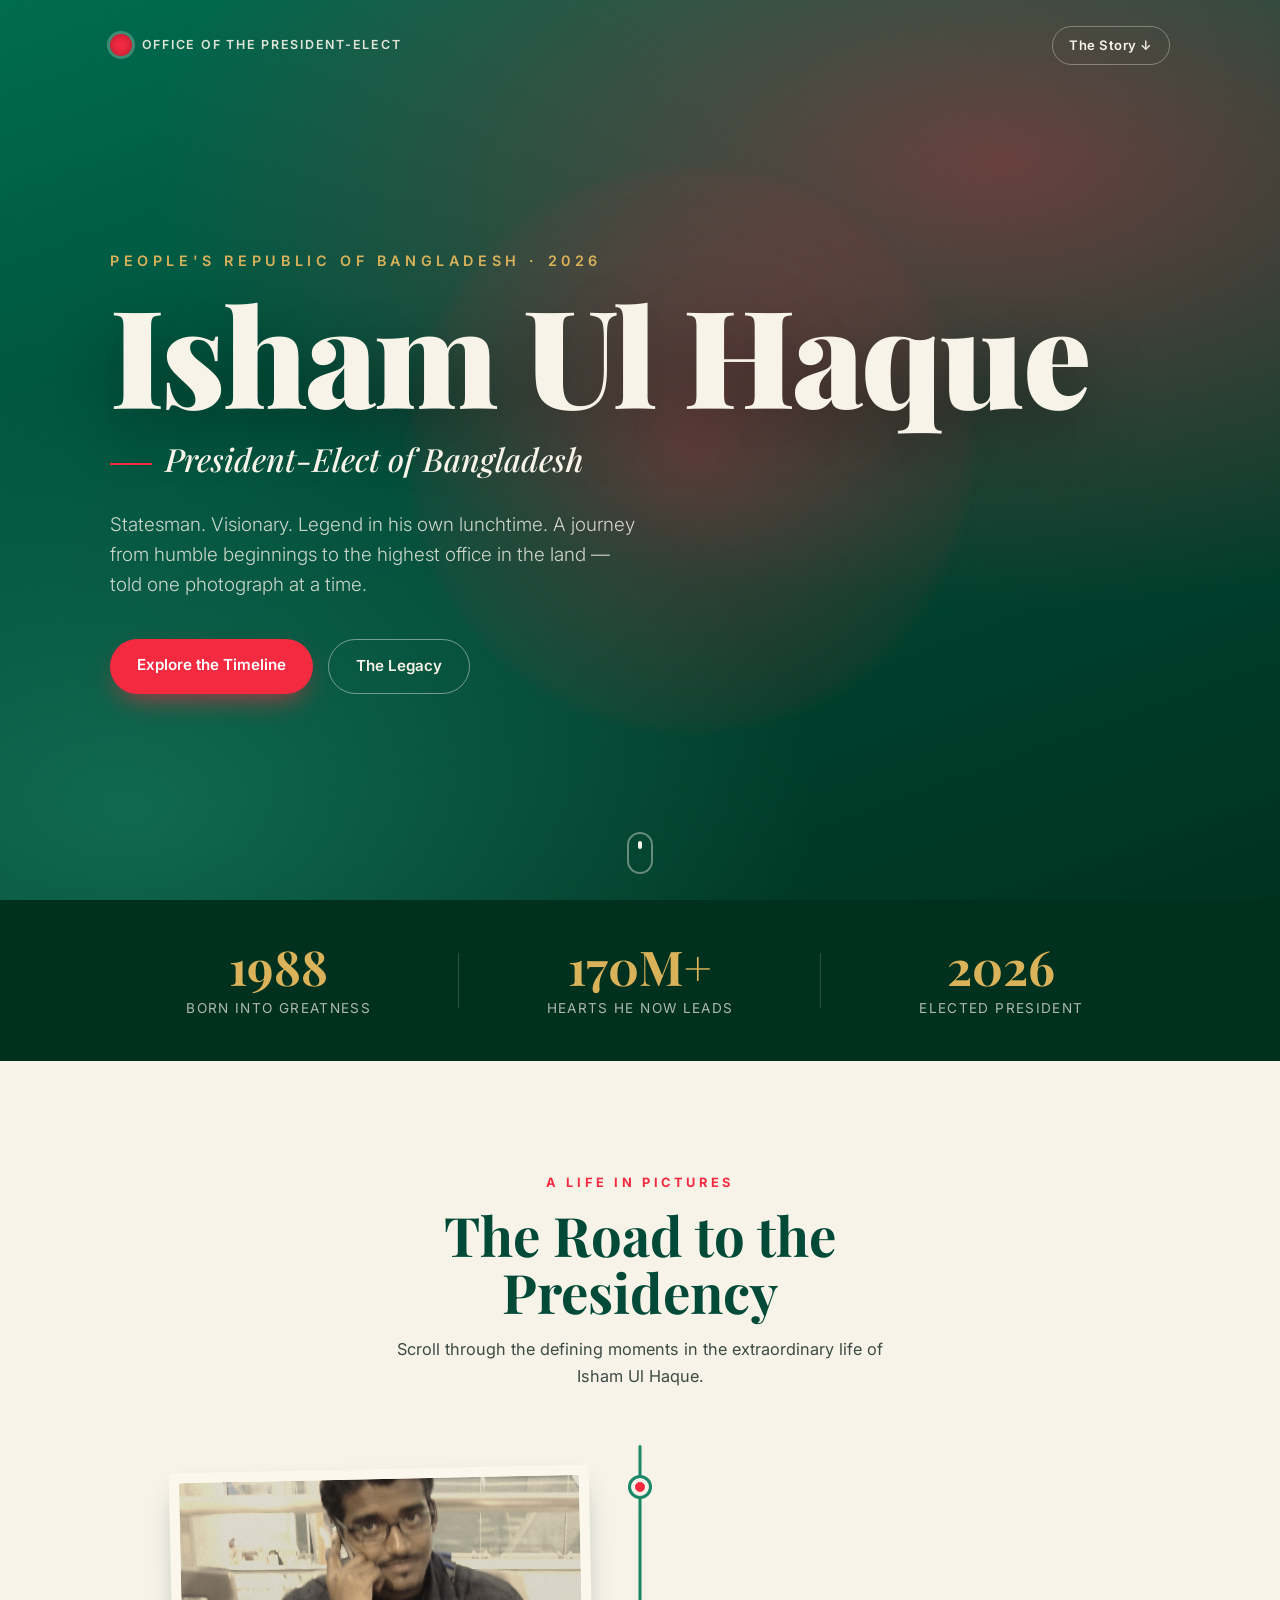
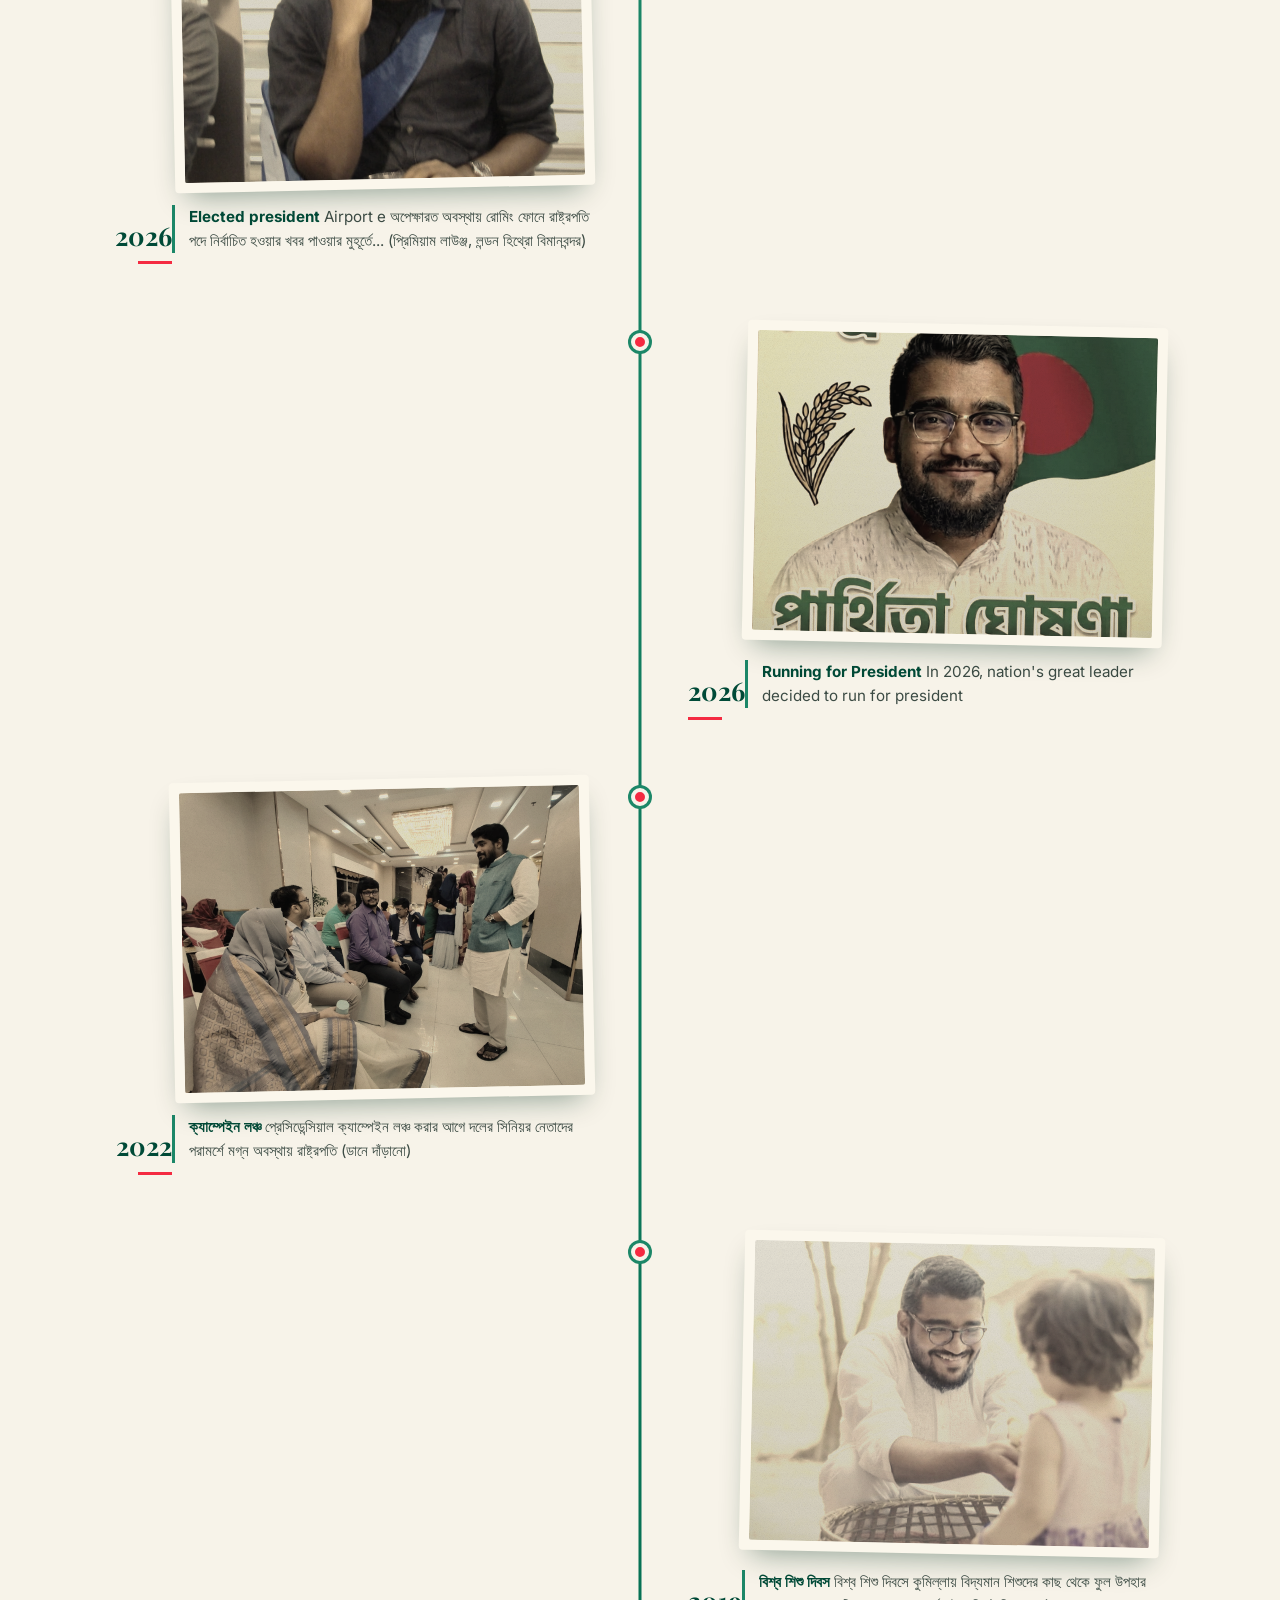
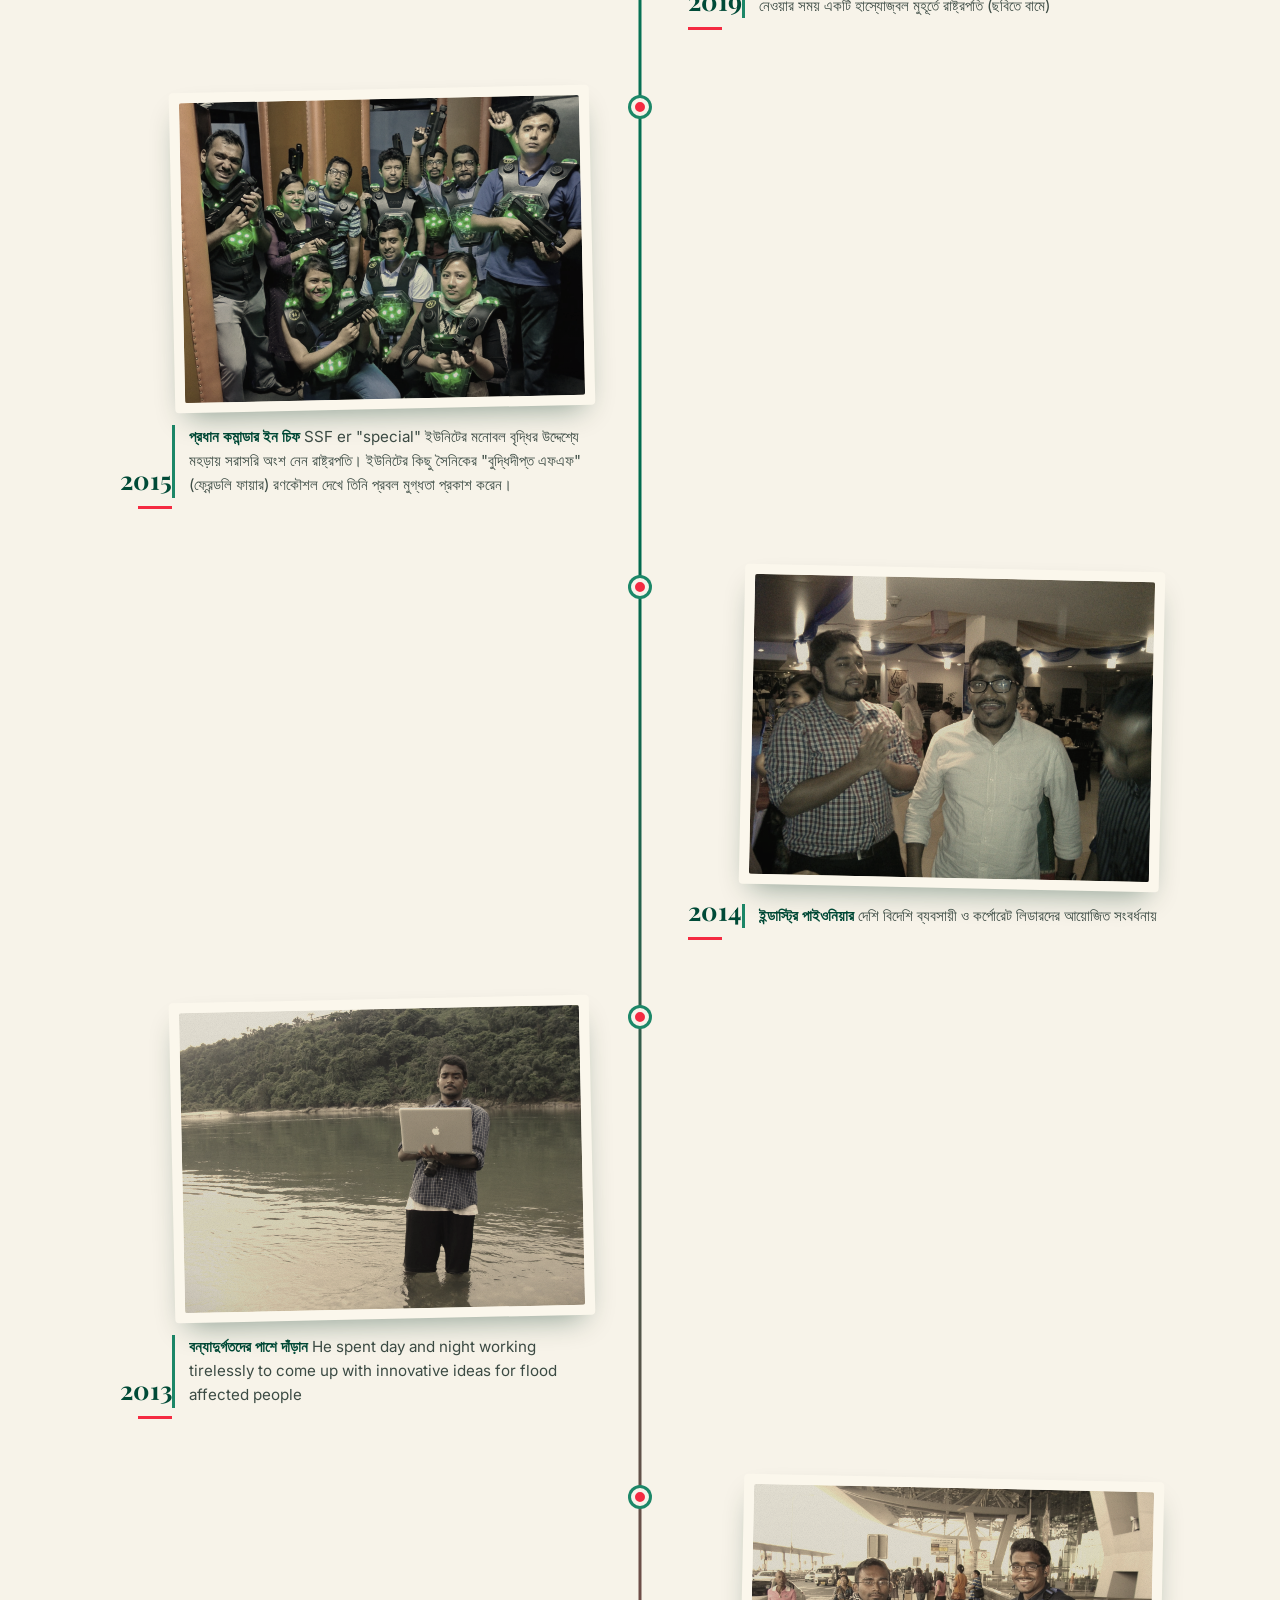
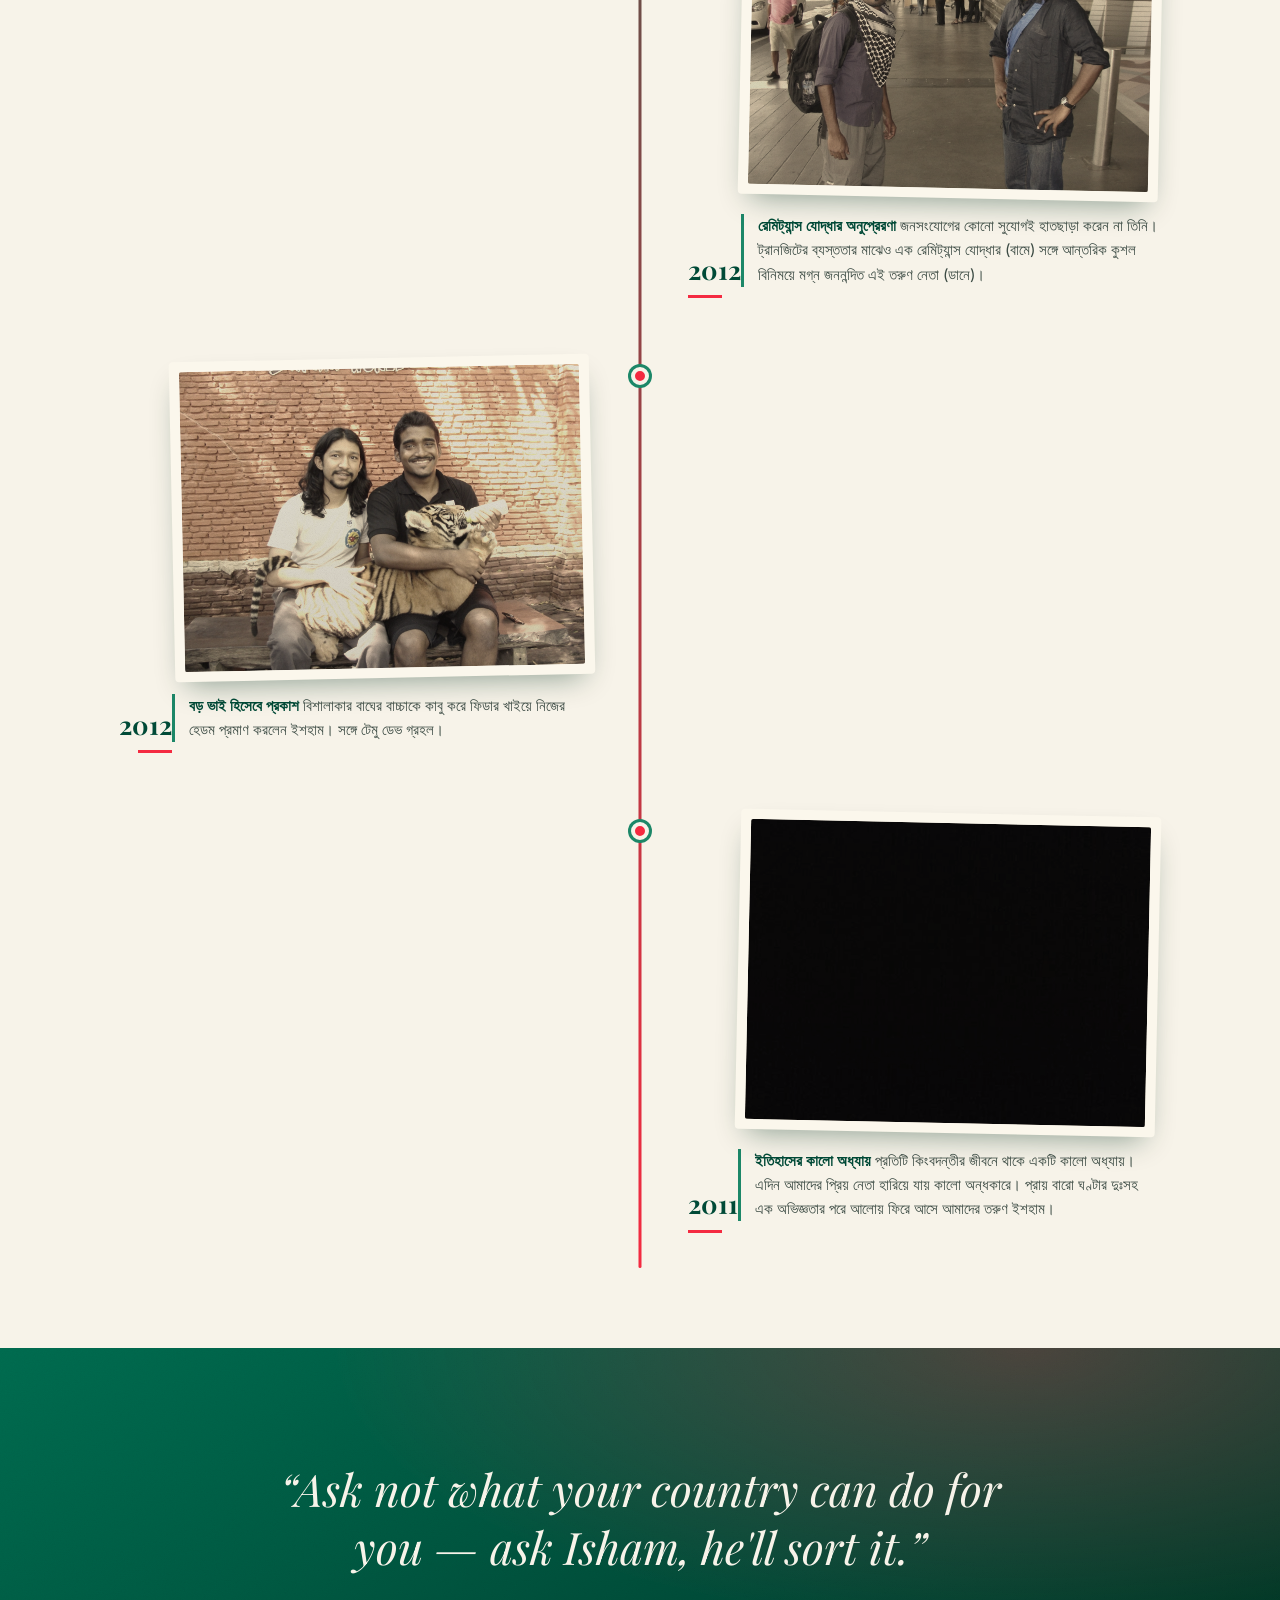
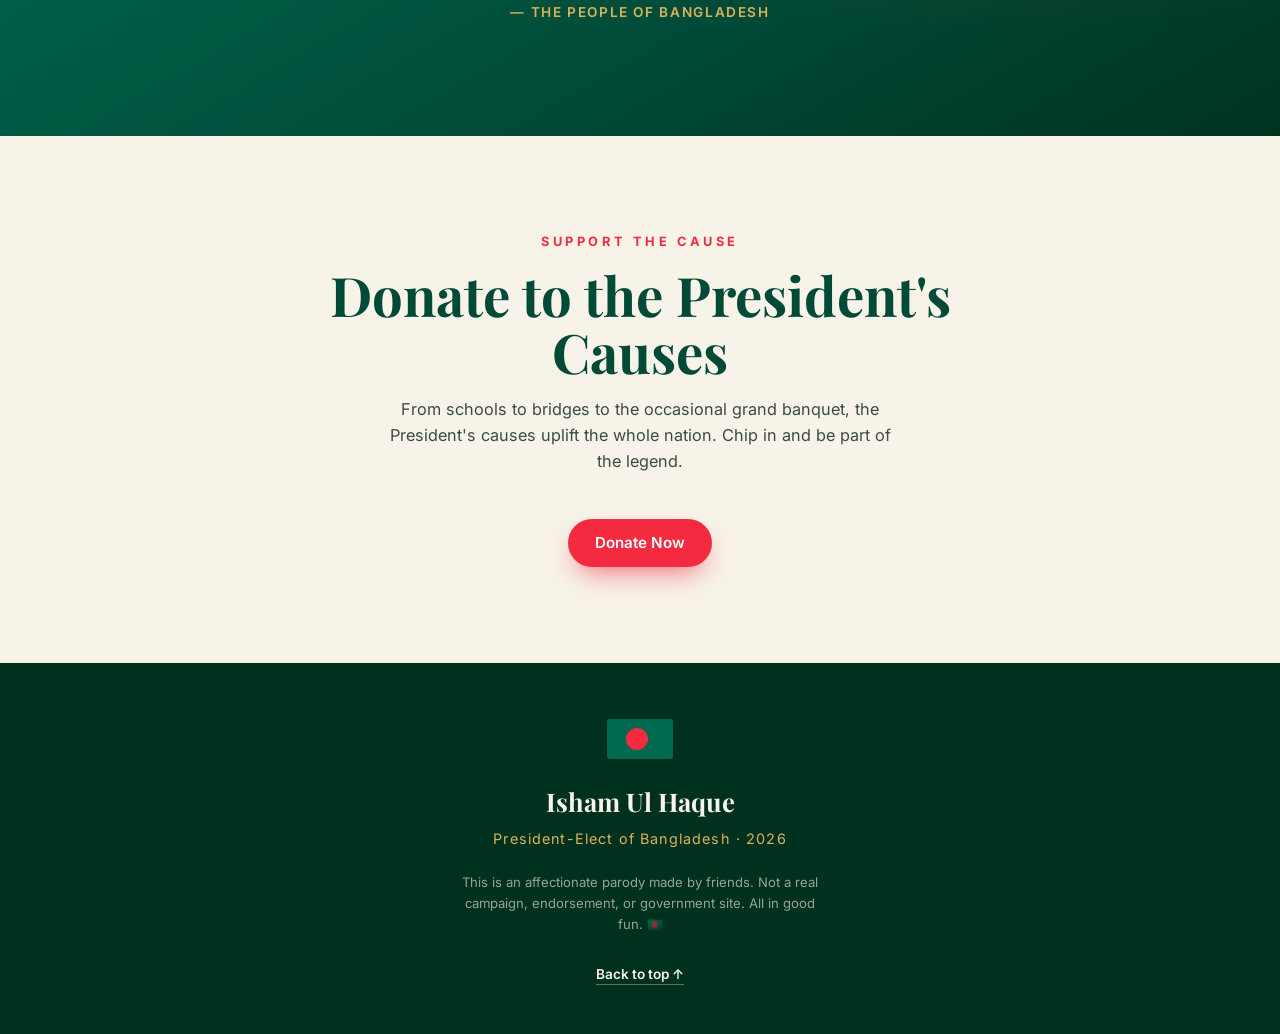
<file: index.html>
<!DOCTYPE html>
<html lang="en">
<head>
  <meta charset="UTF-8" />
  <meta name="viewport" content="width=device-width, initial-scale=1.0" />
  <title>Isham Ul Haque — President-Elect of Bangladesh 2026</title>
  <meta name="description" content="The life and biography of Isham Ul Haque, President-Elect of Bangladesh, 2026." />
  <link rel="preconnect" href="https://fonts.googleapis.com" />
  <link rel="preconnect" href="https://fonts.gstatic.com" crossorigin />
  <link href="https://fonts.googleapis.com/css2?family=Playfair+Display:ital,wght@0,500;0,700;0,900;1,500&family=Inter:wght@300;400;500;600;700&display=swap" rel="stylesheet" />
  <link rel="stylesheet" href="styles.css" />
</head>
<body>
  <!-- ===================== HERO / ABOVE THE FOLD ===================== -->
  <header class="hero" id="top">
    <div class="hero__bg" aria-hidden="true"></div>
    <div class="hero__paper" aria-hidden="true"></div>

    <nav class="nav">
      <span class="nav__brand">
        <span class="nav__seal" aria-hidden="true"></span>
        Office of the President-Elect
      </span>
      <a class="nav__cta" href="#timeline">The Story ↓</a>
    </nav>

    <div class="hero__inner">
      <p class="hero__eyebrow">People's Republic of Bangladesh · 2026</p>
      <h1 class="hero__title">Isham Ul&nbsp;Haque</h1>
      <p class="hero__subtitle">President-Elect of Bangladesh</p>
      <p class="hero__lede">
        Statesman. Visionary. Legend in his own lunchtime. A journey from humble
        beginnings to the highest office in the land — told one photograph at a time.
      </p>
      <div class="hero__actions">
        <a class="btn btn--primary" href="#timeline">Explore the Timeline</a>
        <a class="btn btn--ghost" href="#legacy">The Legacy</a>
      </div>
    </div>

    <a href="#timeline" class="hero__scroll" aria-label="Scroll to timeline">
      <span class="hero__scroll-dot"></span>
    </a>
  </header>

  <!-- ===================== INTRO STRIP ===================== -->
  <section class="strip">
    <div class="strip__inner">
      <div class="strip__stat">
        <span class="strip__num" data-count="1988">1988</span>
        <span class="strip__label">Born into greatness</span>
      </div>
      <div class="strip__stat">
        <span class="strip__num" data-count="170">170M+</span>
        <span class="strip__label">Hearts he now leads</span>
      </div>
      <div class="strip__stat">
        <span class="strip__num" data-count="2026">2026</span>
        <span class="strip__label">Elected President</span>
      </div>
    </div>
  </section>

  <!-- ===================== TIMELINE ===================== -->
  <main class="timeline" id="timeline">
    <div class="section-head">
      <p class="section-head__eyebrow">A Life in Pictures</p>
      <h2 class="section-head__title">The Road to the Presidency</h2>
      <p class="section-head__sub">
        Scroll through the defining moments in the extraordinary life of
        Isham Ul Haque.
      </p>
    </div>

    <!-- Timeline entries are rendered from data/timeline.json by script.js.
         Use admin.html to add, edit, reorder and export them. -->
    <ol class="tl" id="tl" aria-live="polite"></ol>

    <p class="tl__empty" id="tl-empty" hidden>
      No moments yet — check back soon.
    </p>
  </main>

  <!-- ===================== LEGACY / QUOTE ===================== -->
  <section class="legacy" id="legacy">
    <div class="legacy__paper" aria-hidden="true"></div>
    <blockquote class="legacy__quote">
      <p>&ldquo;Ask not what your country can do for you — ask Isham, he'll sort it.&rdquo;</p>
      <cite>— The People of Bangladesh</cite>
    </blockquote>
  </section>

  <!-- ===================== DONATE ===================== -->
  <section class="donate" id="donate">
    <div class="section-head">
      <p class="section-head__eyebrow">Support the Cause</p>
      <h2 class="section-head__title">Donate to the President's Causes</h2>
      <p class="section-head__sub">
        From schools to bridges to the occasional grand banquet, the President's
        causes uplift the whole nation. Chip in and be part of the legend.
      </p>
    </div>

    <div class="donate__action">
      <button class="btn btn--primary donate__btn" type="button" id="donate-btn"
              aria-expanded="false" aria-controls="donate-panel">
        Donate Now
      </button>
    </div>

    <!-- Collapsible thank-you panel, revealed on click -->
    <div class="donate__panel" id="donate-panel" role="region"
         aria-labelledby="donate-btn" hidden>
      <div class="donate__panel-clip">
        <div class="donate__card">
          <span class="donate__seal" aria-hidden="true"></span>
          <h3 class="donate__card-title">Thank You for Your Generosity</h3>
          <p class="donate__card-body">
            We're truly touched by your intention to donate to the President's causes.
          </p>
          <p class="donate__card-note">
            However, the President is already <strong>very resourceful</strong> and
            <strong>does not need your money</strong> — only your good prayers. 🙏
          </p>
        </div>
      </div>
    </div>
  </section>

  <!-- ===================== FOOTER ===================== -->
  <footer class="footer">
    <div class="footer__flag" aria-hidden="true">
      <span class="footer__flag-circle"></span>
    </div>
    <p class="footer__title">Isham Ul Haque</p>
    <p class="footer__sub">President-Elect of Bangladesh · 2026</p>
    <p class="footer__disclaimer">
      This is an affectionate parody made by friends. Not a real campaign,
      endorsement, or government site. All in good fun. 🇧🇩
    </p>
    <a class="footer__top" href="#top">Back to top ↑</a>
  </footer>

  <script src="script.js"></script>
</body>
</html>
</file>
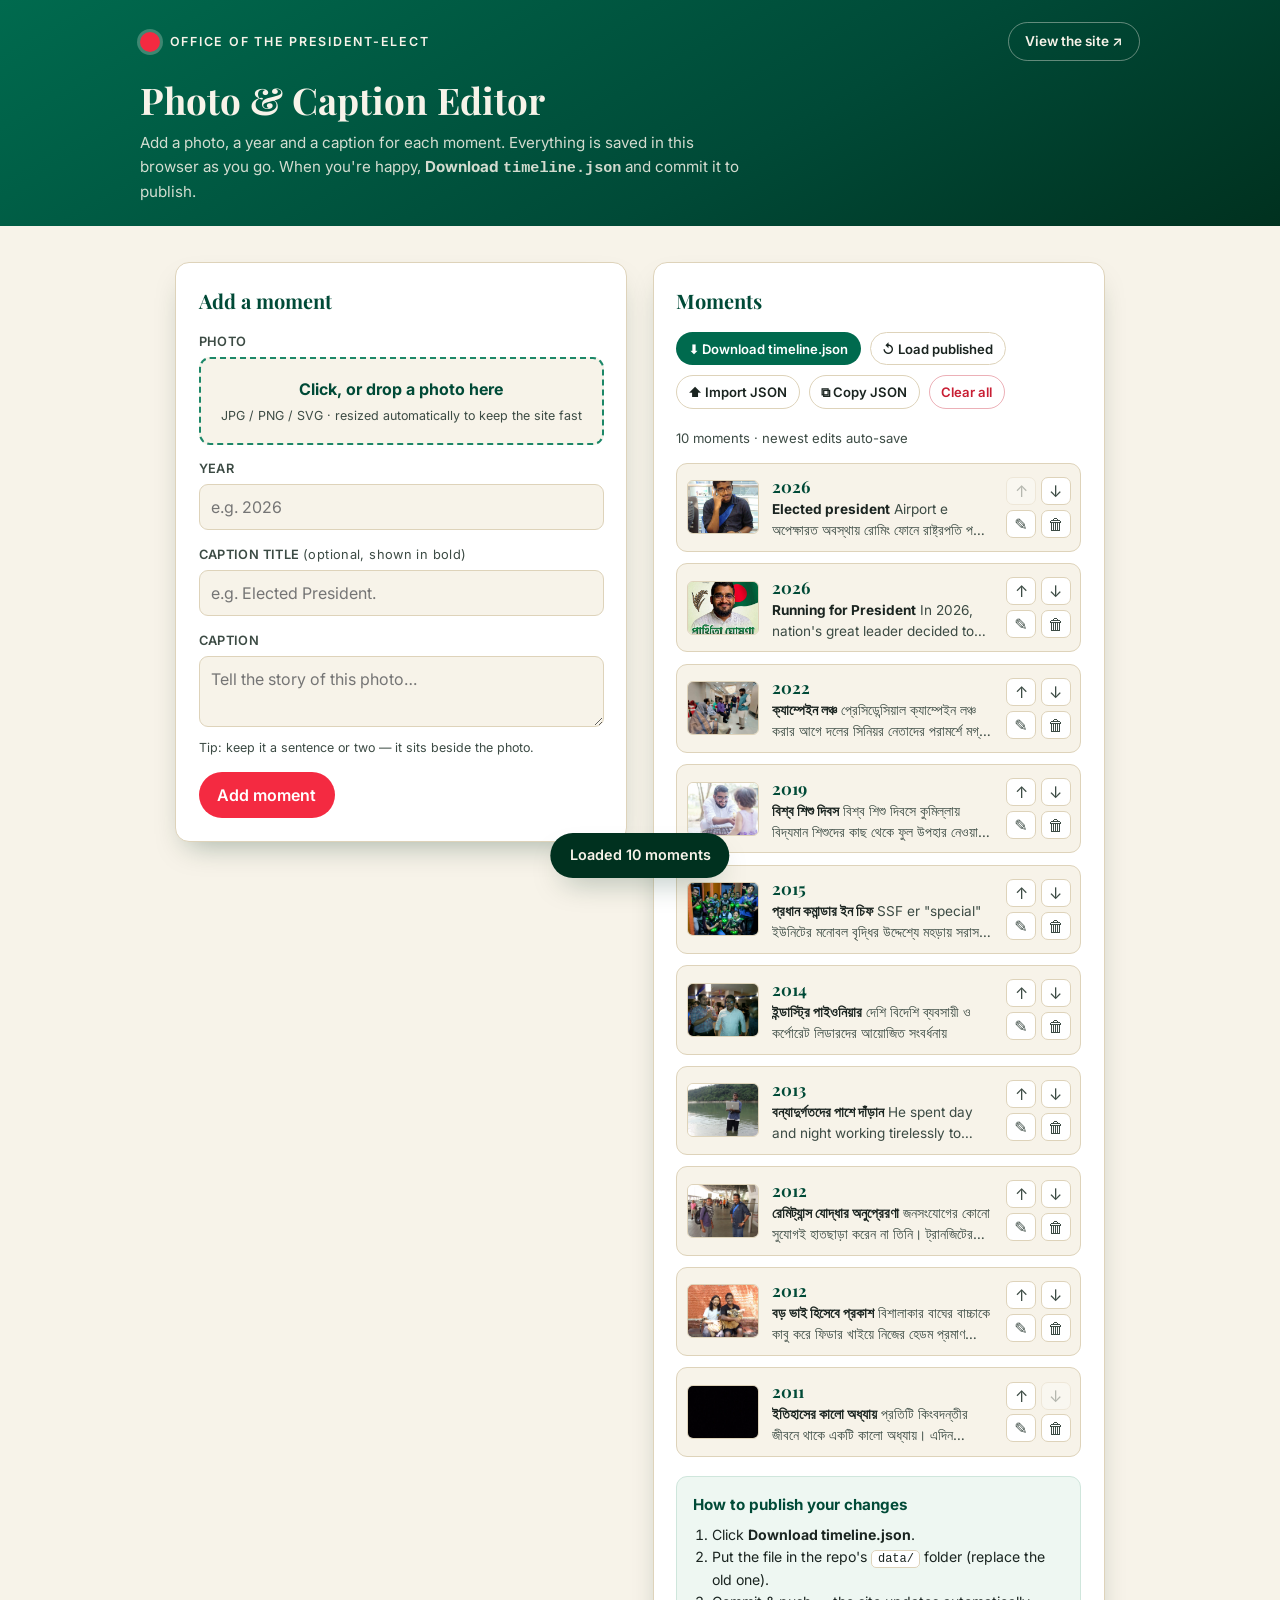
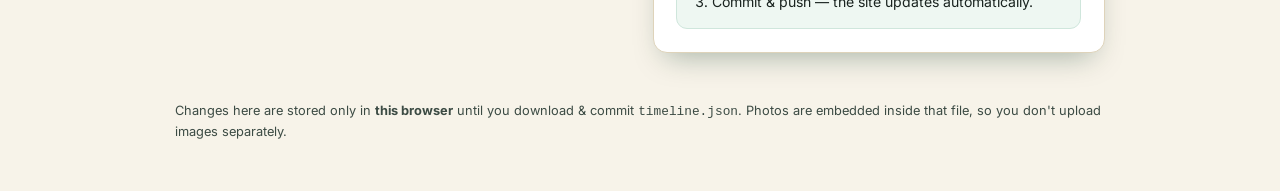
<file: admin.html>
<!DOCTYPE html>
<html lang="en">
<head>
  <meta charset="UTF-8" />
  <meta name="viewport" content="width=device-width, initial-scale=1.0" />
  <title>Photo &amp; Caption Editor — President Isham</title>
  <meta name="robots" content="noindex" />
  <link rel="preconnect" href="https://fonts.googleapis.com" />
  <link rel="preconnect" href="https://fonts.gstatic.com" crossorigin />
  <link href="https://fonts.googleapis.com/css2?family=Playfair+Display:wght@700;900&family=Inter:wght@300;400;500;600;700&display=swap" rel="stylesheet" />
  <style>
    :root {
      --green: #006a4e; --green-deep: #004a37; --green-dark: #00311f; --green-soft: #1c8768;
      --red: #f42a41; --red-deep: #c81e33;
      --cream: #f7f3e9; --paper: #efe7d3; --ink: #1a2420; --ink-soft: #3c4b44; --gold: #d9b25a;
      --line: #ded3ba;
      --shadow-md: 0 14px 30px -12px rgba(0, 49, 31, 0.35);
      --ease: cubic-bezier(0.22, 1, 0.36, 1);
    }
    * { box-sizing: border-box; }
    body {
      margin: 0; font-family: "Inter", system-ui, sans-serif; color: var(--ink);
      background: var(--cream); line-height: 1.55; -webkit-font-smoothing: antialiased;
    }
    h1, h2 { font-family: "Playfair Display", Georgia, serif; }
    a { color: var(--green-deep); }
    img { max-width: 100%; display: block; }

    .topbar {
      background: linear-gradient(150deg, var(--green) 0%, var(--green-deep) 60%, var(--green-dark) 100%);
      color: var(--cream); padding: 1.4rem clamp(1rem, 4vw, 2.5rem);
    }
    .topbar__row { max-width: 1000px; margin: 0 auto; display: flex; align-items: center; justify-content: space-between; gap: 1rem; flex-wrap: wrap; }
    .topbar__brand { display: inline-flex; align-items: center; gap: 0.6rem; font-size: 0.78rem; font-weight: 600; letter-spacing: 0.14em; text-transform: uppercase; }
    .topbar__seal { width: 20px; height: 20px; border-radius: 50%; background: var(--red); box-shadow: 0 0 0 3px rgba(247,243,233,0.25); }
    .topbar h1 { margin: 0.6rem 0 0.2rem; font-size: clamp(1.6rem, 4vw, 2.3rem); }
    .topbar p { margin: 0; max-width: 60ch; color: rgba(247,243,233,0.85); font-size: 0.95rem; }
    .topbar__view { font-size: 0.85rem; font-weight: 600; color: var(--cream); text-decoration: none; border: 1px solid rgba(247,243,233,0.4); border-radius: 999px; padding: 0.5rem 1rem; white-space: nowrap; }
    .topbar__view:hover { background: rgba(247,243,233,0.12); }

    .wrap { max-width: 1000px; margin: 0 auto; padding: clamp(1.2rem, 4vw, 2.2rem); display: grid; grid-template-columns: 1fr 1fr; gap: 1.6rem; align-items: start; }
    @media (max-width: 820px) { .wrap { grid-template-columns: 1fr; } }

    .card { background: #fff; border: 1px solid var(--line); border-radius: 14px; box-shadow: var(--shadow-md); padding: 1.4rem; }
    .card h2 { margin: 0 0 1rem; font-size: 1.25rem; color: var(--green-deep); }

    label { display: block; font-size: 0.8rem; font-weight: 600; letter-spacing: 0.03em; text-transform: uppercase; color: var(--ink-soft); margin: 0 0 0.35rem; }
    input[type="text"], textarea {
      width: 100%; font: inherit; color: var(--ink); background: var(--cream);
      border: 1px solid var(--line); border-radius: 9px; padding: 0.6rem 0.7rem; margin-bottom: 0.9rem;
    }
    input[type="text"]:focus, textarea:focus { outline: none; border-color: var(--green-soft); box-shadow: 0 0 0 3px rgba(28,135,104,0.15); }
    textarea { resize: vertical; min-height: 70px; }
    .hint { font-size: 0.78rem; color: var(--ink-soft); margin: -0.6rem 0 0.9rem; }

    /* Dropzone */
    .drop {
      border: 2px dashed var(--green-soft); border-radius: 11px; background: var(--cream);
      padding: 1.1rem; text-align: center; cursor: pointer; transition: background 0.25s var(--ease), border-color 0.25s var(--ease);
      margin-bottom: 0.9rem;
    }
    .drop:hover, .drop.is-over { background: #eef7f2; border-color: var(--green); }
    .drop strong { color: var(--green-deep); }
    .drop small { display: block; color: var(--ink-soft); margin-top: 0.25rem; font-size: 0.78rem; }
    .drop input { display: none; }
    .thumb { margin: 0 auto 0.9rem; max-width: 240px; }
    .thumb img { border-radius: 8px; border: 1px solid var(--line); aspect-ratio: 4/3; object-fit: cover; }
    .thumb__row { display: flex; gap: 0.5rem; justify-content: center; margin-top: 0.5rem; }

    .btn { font: inherit; font-weight: 600; cursor: pointer; border: 1px solid transparent; border-radius: 999px; padding: 0.6rem 1.1rem; transition: transform 0.2s var(--ease), background 0.2s var(--ease); }
    .btn:active { transform: translateY(1px); }
    .btn--primary { background: var(--red); color: #fff; }
    .btn--primary:hover { background: var(--red-deep); }
    .btn--green { background: var(--green); color: #fff; }
    .btn--green:hover { background: var(--green-deep); }
    .btn--ghost { background: transparent; border-color: var(--line); color: var(--ink); }
    .btn--ghost:hover { background: var(--cream); }
    .btn--sm { padding: 0.35rem 0.7rem; font-size: 0.82rem; }
    .btn--danger { color: var(--red-deep); border-color: rgba(200,30,51,0.35); background: transparent; }
    .btn--danger:hover { background: #fdecee; }
    .btn:disabled { opacity: 0.5; cursor: not-allowed; }

    .form__actions { display: flex; gap: 0.6rem; flex-wrap: wrap; margin-top: 0.3rem; }

    /* Entries list */
    .entries { list-style: none; margin: 0; padding: 0; display: flex; flex-direction: column; gap: 0.7rem; }
    .entry { display: grid; grid-template-columns: 72px 1fr auto; gap: 0.8rem; align-items: center; border: 1px solid var(--line); border-radius: 11px; padding: 0.6rem; background: var(--cream); }
    .entry.is-editing { border-color: var(--green-soft); box-shadow: 0 0 0 3px rgba(28,135,104,0.15); }
    .entry__thumb { width: 72px; height: 54px; object-fit: cover; border-radius: 6px; border: 1px solid var(--line); background: #fff; }
    .entry__year { font-family: "Playfair Display", serif; font-weight: 700; color: var(--green-deep); font-size: 1.05rem; }
    .entry__cap { font-size: 0.85rem; color: var(--ink-soft); display: -webkit-box; -webkit-line-clamp: 2; -webkit-box-orient: vertical; overflow: hidden; }
    .entry__cap strong { color: var(--ink); }
    .entry__btns { display: flex; flex-direction: column; gap: 0.3rem; }
    .entry__btns .row { display: flex; gap: 0.3rem; }
    .iconbtn { font: inherit; cursor: pointer; border: 1px solid var(--line); background: #fff; border-radius: 7px; width: 30px; height: 28px; line-height: 1; color: var(--ink-soft); }
    .iconbtn:hover { background: var(--cream); color: var(--ink); }
    .iconbtn:disabled { opacity: 0.35; cursor: not-allowed; }

    .toolbar { display: flex; flex-wrap: wrap; gap: 0.6rem; margin-bottom: 1.2rem; }
    .count { font-size: 0.82rem; color: var(--ink-soft); margin: 0 0 0.9rem; }

    .publish { background: #eef7f2; border: 1px solid #cfe6dc; border-radius: 11px; padding: 1rem; margin-top: 1.2rem; font-size: 0.88rem; }
    .publish h3 { margin: 0 0 0.5rem; font-size: 0.95rem; color: var(--green-deep); }
    .publish ol { margin: 0.3rem 0 0; padding-left: 1.2rem; }
    .publish code { background: #fff; border: 1px solid var(--line); border-radius: 5px; padding: 0.05rem 0.35rem; font-size: 0.85em; }

    .toast { position: fixed; left: 50%; bottom: 1.4rem; transform: translateX(-50%) translateY(120%); background: var(--green-dark); color: var(--cream); padding: 0.7rem 1.2rem; border-radius: 999px; font-size: 0.9rem; font-weight: 600; box-shadow: var(--shadow-md); transition: transform 0.35s var(--ease); z-index: 50; }
    .toast.is-show { transform: translateX(-50%) translateY(0); }

    .foot { max-width: 1000px; margin: 0 auto; padding: 0 clamp(1.2rem,4vw,2.2rem) 2.5rem; color: var(--ink-soft); font-size: 0.8rem; }
    .foot a { font-weight: 600; }
  </style>
</head>
<body>
  <div class="topbar">
    <div class="topbar__row">
      <span class="topbar__brand"><span class="topbar__seal"></span> Office of the President-Elect</span>
      <a class="topbar__view" href="index.html" target="_blank" rel="noopener">View the site ↗</a>
    </div>
    <div style="max-width:1000px;margin:0 auto;">
      <h1>Photo &amp; Caption Editor</h1>
      <p>Add a photo, a year and a caption for each moment. Everything is saved in this browser as you go. When you're happy, <strong>Download <code>timeline.json</code></strong> and commit it to publish.</p>
    </div>
  </div>

  <div class="wrap">
    <!-- ============ FORM ============ -->
    <section class="card" id="form-card">
      <h2 id="form-title">Add a moment</h2>

      <label for="file">Photo</label>
      <div class="drop" id="drop" role="button" tabindex="0" aria-label="Upload a photo">
        <strong>Click, or drop a photo here</strong>
        <small>JPG / PNG / SVG · resized automatically to keep the site fast</small>
        <input type="file" id="file" accept="image/*" />
      </div>
      <div class="thumb" id="thumb" hidden>
        <img id="thumb-img" alt="Selected photo preview" />
        <div class="thumb__row">
          <button type="button" class="btn btn--ghost btn--sm" id="thumb-remove">Remove photo</button>
        </div>
      </div>

      <label for="year">Year</label>
      <input type="text" id="year" placeholder="e.g. 2026" inputmode="numeric" />

      <label for="title">Caption title <span style="text-transform:none;font-weight:400;">(optional, shown in bold)</span></label>
      <input type="text" id="title" placeholder="e.g. Elected President." />

      <label for="caption">Caption</label>
      <textarea id="caption" placeholder="Tell the story of this photo…"></textarea>
      <p class="hint">Tip: keep it a sentence or two — it sits beside the photo.</p>

      <div class="form__actions">
        <button type="button" class="btn btn--primary" id="save">Add moment</button>
        <button type="button" class="btn btn--ghost" id="cancel" hidden>Cancel edit</button>
      </div>
    </section>

    <!-- ============ LIST ============ -->
    <section class="card">
      <h2>Moments</h2>
      <div class="toolbar">
        <button type="button" class="btn btn--green btn--sm" id="download">⬇ Download timeline.json</button>
        <button type="button" class="btn btn--ghost btn--sm" id="load">↺ Load published</button>
        <button type="button" class="btn btn--ghost btn--sm" id="import">⬆ Import JSON</button>
        <button type="button" class="btn btn--ghost btn--sm" id="copy">⧉ Copy JSON</button>
        <button type="button" class="btn btn--danger btn--sm" id="clear">Clear all</button>
        <input type="file" id="import-file" accept="application/json,.json" hidden />
      </div>
      <p class="count" id="count">No moments yet.</p>
      <ul class="entries" id="entries"></ul>

      <div class="publish">
        <h3>How to publish your changes</h3>
        <ol>
          <li>Click <strong>Download timeline.json</strong>.</li>
          <li>Put the file in the repo's <code>data/</code> folder (replace the old one).</li>
          <li>Commit &amp; push — the site updates automatically.</li>
        </ol>
      </div>
    </section>
  </div>

  <div class="foot">
    <p>Changes here are stored only in <strong>this browser</strong> until you download &amp; commit <code>timeline.json</code>. Photos are embedded inside that file, so you don't upload images separately.</p>
  </div>

  <div class="toast" id="toast"></div>

  <script>
  (function () {
    "use strict";

    var WORKING_KEY = "isham.timeline.working";
    var PREVIEW_KEY = "isham.timeline.preview";
    var MAX_DIM = 1400;      // px — longest edge of stored photos
    var JPEG_Q = 0.82;

    var state = { entries: [] };
    var editIndex = -1;      // -1 = adding new
    var pendingImage = "";   // data URL or path for the entry being edited

    // ---------- elements ----------
    var $ = function (id) { return document.getElementById(id); };
    var entriesEl = $("entries"), countEl = $("count");
    var yearEl = $("year"), titleEl = $("title"), captionEl = $("caption");
    var thumbWrap = $("thumb"), thumbImg = $("thumb-img");
    var formTitle = $("form-title"), saveBtn = $("save"), cancelBtn = $("cancel");
    var dropEl = $("drop"), fileEl = $("file");

    // ---------- persistence ----------
    function save() {
      try {
        localStorage.setItem(WORKING_KEY, JSON.stringify(state));
        // keep the live-site preview in sync so "View the site" reflects edits
        localStorage.setItem(PREVIEW_KEY, JSON.stringify(state));
      } catch (e) {
        toast("⚠ Couldn't save — storage may be full");
      }
    }
    function load() {
      try {
        var raw = localStorage.getItem(WORKING_KEY);
        if (raw) { state = JSON.parse(raw); if (!state.entries) state.entries = []; }
      } catch (e) { state = { entries: [] }; }
    }

    // ---------- toast ----------
    var toastEl = $("toast"), toastTimer;
    function toast(msg) {
      toastEl.textContent = msg;
      toastEl.classList.add("is-show");
      clearTimeout(toastTimer);
      toastTimer = setTimeout(function () { toastEl.classList.remove("is-show"); }, 2400);
    }

    // ---------- image handling ----------
    function processFile(file) {
      if (!file || !/^image\//.test(file.type)) { toast("Please choose an image file"); return; }
      // SVGs / tiny files: embed as-is (canvas can't reliably rasterize SVG everywhere)
      if (file.type === "image/svg+xml") {
        var r = new FileReader();
        r.onload = function () { setPendingImage(r.result); };
        r.readAsDataURL(file);
        return;
      }
      var reader = new FileReader();
      reader.onload = function () {
        var img = new Image();
        img.onload = function () {
          var w = img.naturalWidth, h = img.naturalHeight;
          var scale = Math.min(1, MAX_DIM / Math.max(w, h));
          var cw = Math.round(w * scale), ch = Math.round(h * scale);
          var canvas = document.createElement("canvas");
          canvas.width = cw; canvas.height = ch;
          canvas.getContext("2d").drawImage(img, 0, 0, cw, ch);
          var out;
          try { out = canvas.toDataURL("image/jpeg", JPEG_Q); }
          catch (e) { out = reader.result; }
          setPendingImage(out);
        };
        img.onerror = function () { setPendingImage(reader.result); };
        img.src = reader.result;
      };
      reader.readAsDataURL(file);
    }

    function setPendingImage(dataUrl) {
      pendingImage = dataUrl;
      thumbImg.src = dataUrl;
      thumbWrap.hidden = false;
    }
    function clearPendingImage() {
      pendingImage = "";
      thumbImg.removeAttribute("src");
      thumbWrap.hidden = true;
      fileEl.value = "";
    }

    // ---------- form ----------
    function resetForm() {
      editIndex = -1;
      clearPendingImage();
      yearEl.value = ""; titleEl.value = ""; captionEl.value = "";
      formTitle.textContent = "Add a moment";
      saveBtn.textContent = "Add moment";
      cancelBtn.hidden = true;
      $("form-card").classList.remove("is-editing");
    }

    function startEdit(i) {
      var e = state.entries[i];
      editIndex = i;
      pendingImage = e.image || "";
      if (pendingImage) { thumbImg.src = pendingImage; thumbWrap.hidden = false; }
      else { clearPendingImage(); }
      yearEl.value = e.year || "";
      titleEl.value = e.title || "";
      captionEl.value = e.caption || "";
      formTitle.textContent = "Edit moment";
      saveBtn.textContent = "Save changes";
      cancelBtn.hidden = false;
      window.scrollTo({ top: 0, behavior: "smooth" });
      renderList();
    }

    function commit() {
      var year = yearEl.value.trim();
      var caption = captionEl.value.trim();
      var title = titleEl.value.trim();
      if (!year && !caption && !title && !pendingImage) { toast("Add a photo, year or caption first"); return; }

      var entry = {
        year: year,
        title: title,
        caption: caption,
        image: pendingImage,
        alt: title || ("Photo from " + (year || "the timeline"))
      };

      if (editIndex > -1) { state.entries[editIndex] = entry; toast("Moment updated"); }
      else { state.entries.push(entry); toast("Moment added"); }
      save();
      resetForm();
      renderList();
    }

    // ---------- list ----------
    function capHtml(e) {
      var parts = [];
      if (e.title) parts.push("<strong>" + escapeHtml(e.title) + "</strong> ");
      if (e.caption) parts.push(escapeHtml(e.caption));
      if (!parts.length) parts.push("<em>No caption</em>");
      return parts.join("");
    }
    function escapeHtml(s) {
      return String(s == null ? "" : s).replace(/&/g,"&amp;").replace(/</g,"&lt;").replace(/>/g,"&gt;").replace(/"/g,"&quot;");
    }

    function renderList() {
      entriesEl.innerHTML = "";
      var n = state.entries.length;
      countEl.textContent = n ? (n + " moment" + (n === 1 ? "" : "s") + " · newest edits auto-save") : "No moments yet.";

      state.entries.forEach(function (e, i) {
        var li = document.createElement("li");
        li.className = "entry" + (i === editIndex ? " is-editing" : "");

        var img = document.createElement("img");
        img.className = "entry__thumb";
        img.alt = ""; img.src = e.image || "";

        var mid = document.createElement("div");
        mid.innerHTML =
          '<div class="entry__year">' + escapeHtml(e.year || "—") + "</div>" +
          '<div class="entry__cap">' + capHtml(e) + "</div>";

        var btns = document.createElement("div");
        btns.className = "entry__btns";
        btns.innerHTML =
          '<div class="row">' +
            '<button class="iconbtn" data-act="up" title="Move up"' + (i === 0 ? " disabled" : "") + ">↑</button>" +
            '<button class="iconbtn" data-act="down" title="Move down"' + (i === n - 1 ? " disabled" : "") + ">↓</button>" +
          "</div>" +
          '<div class="row">' +
            '<button class="iconbtn" data-act="edit" title="Edit">✎</button>' +
            '<button class="iconbtn" data-act="del" title="Delete">🗑</button>' +
          "</div>";

        btns.addEventListener("click", function (ev) {
          var act = ev.target.getAttribute("data-act");
          if (!act) return;
          if (act === "up") move(i, -1);
          else if (act === "down") move(i, 1);
          else if (act === "edit") startEdit(i);
          else if (act === "del") del(i);
        });

        li.appendChild(img); li.appendChild(mid); li.appendChild(btns);
        entriesEl.appendChild(li);
      });
    }

    function move(i, dir) {
      var j = i + dir;
      if (j < 0 || j >= state.entries.length) return;
      var tmp = state.entries[i]; state.entries[i] = state.entries[j]; state.entries[j] = tmp;
      if (editIndex === i) editIndex = j; else if (editIndex === j) editIndex = i;
      save(); renderList();
    }
    function del(i) {
      if (!confirm("Delete this moment?")) return;
      state.entries.splice(i, 1);
      if (editIndex === i) resetForm();
      else if (editIndex > i) editIndex--;
      save(); renderList();
    }

    // ---------- import / export ----------
    function toJson() {
      // clean output — drop empty fields, keep a stable key order
      var out = { entries: state.entries.map(function (e) {
        var o = {};
        if (e.year) o.year = e.year;
        if (e.title) o.title = e.title;
        if (e.caption) o.caption = e.caption;
        if (e.note) o.note = e.note;
        o.image = e.image || "";
        o.alt = e.alt || e.title || "";
        return o;
      }) };
      return JSON.stringify(out, null, 2) + "\n";
    }

    function download() {
      if (!state.entries.length) { toast("Nothing to download yet"); return; }
      var blob = new Blob([toJson()], { type: "application/json" });
      var url = URL.createObjectURL(blob);
      var a = document.createElement("a");
      a.href = url; a.download = "timeline.json";
      document.body.appendChild(a); a.click(); a.remove();
      setTimeout(function () { URL.revokeObjectURL(url); }, 1000);
      toast("Downloaded timeline.json — now commit it to data/");
    }

    function copyJson() {
      var text = toJson();
      if (navigator.clipboard && navigator.clipboard.writeText) {
        navigator.clipboard.writeText(text).then(function () { toast("JSON copied to clipboard"); },
          function () { fallbackCopy(text); });
      } else { fallbackCopy(text); }
    }
    function fallbackCopy(text) {
      var ta = document.createElement("textarea");
      ta.value = text; document.body.appendChild(ta); ta.select();
      try { document.execCommand("copy"); toast("JSON copied"); } catch (e) { toast("Copy failed"); }
      ta.remove();
    }

    function importData(data) {
      if (!data || !Array.isArray(data.entries)) { toast("That file doesn't look like timeline.json"); return; }
      state.entries = data.entries.map(function (e) {
        return {
          year: e.year || "", title: e.title || "", caption: e.caption || "",
          note: e.note || "", image: e.image || "", alt: e.alt || e.title || ""
        };
      });
      save(); resetForm(); renderList();
      toast("Loaded " + state.entries.length + " moments");
    }

    function loadPublished() {
      fetch("data/timeline.json", { cache: "no-cache" })
        .then(function (r) { if (!r.ok) throw new Error(r.status); return r.json(); })
        .then(function (data) {
          if (state.entries.length && !confirm("Replace what's in the editor with the published timeline?")) return;
          importData(data);
        })
        .catch(function () { toast("Couldn't load data/timeline.json (needs a web server)"); });
    }

    // ---------- wire up ----------
    saveBtn.addEventListener("click", commit);
    cancelBtn.addEventListener("click", resetForm);
    $("thumb-remove").addEventListener("click", clearPendingImage);
    $("download").addEventListener("click", download);
    $("copy").addEventListener("click", copyJson);
    $("load").addEventListener("click", loadPublished);
    $("clear").addEventListener("click", function () {
      if (!state.entries.length) { toast("Already empty"); return; }
      if (!confirm("Remove all moments from the editor? (Your published site isn't touched until you commit.)")) return;
      state.entries = []; resetForm(); save(); renderList(); toast("Cleared");
    });

    // dropzone
    dropEl.addEventListener("click", function () { fileEl.click(); });
    dropEl.addEventListener("keydown", function (e) { if (e.key === "Enter" || e.key === " ") { e.preventDefault(); fileEl.click(); } });
    fileEl.addEventListener("change", function () { if (fileEl.files[0]) processFile(fileEl.files[0]); });
    ["dragenter", "dragover"].forEach(function (ev) {
      dropEl.addEventListener(ev, function (e) { e.preventDefault(); dropEl.classList.add("is-over"); });
    });
    ["dragleave", "drop"].forEach(function (ev) {
      dropEl.addEventListener(ev, function (e) { e.preventDefault(); dropEl.classList.remove("is-over"); });
    });
    dropEl.addEventListener("drop", function (e) {
      var f = e.dataTransfer && e.dataTransfer.files && e.dataTransfer.files[0];
      if (f) processFile(f);
    });

    // import
    $("import").addEventListener("click", function () { $("import-file").click(); });
    $("import-file").addEventListener("change", function () {
      var f = this.files[0]; if (!f) return;
      var r = new FileReader();
      r.onload = function () {
        try { importData(JSON.parse(r.result)); }
        catch (e) { toast("Couldn't read that JSON file"); }
      };
      r.readAsText(f);
      this.value = "";
    });

    // Enter in year/title moves focus; Ctrl/Cmd+Enter saves
    document.addEventListener("keydown", function (e) {
      if ((e.metaKey || e.ctrlKey) && e.key === "Enter") { e.preventDefault(); commit(); }
    });

    // ---------- init ----------
    load();
    // First run with nothing saved: pull in the published timeline so the
    // editor starts from the current site instead of a blank slate.
    if (!state.entries.length) {
      fetch("data/timeline.json", { cache: "no-cache" })
        .then(function (r) { return r.ok ? r.json() : null; })
        .then(function (data) { if (data && data.entries) { importData(data); } else { renderList(); } })
        .catch(function () { renderList(); });
    } else {
      renderList();
    }
  })();
  </script>
</body>
</html>
</file>
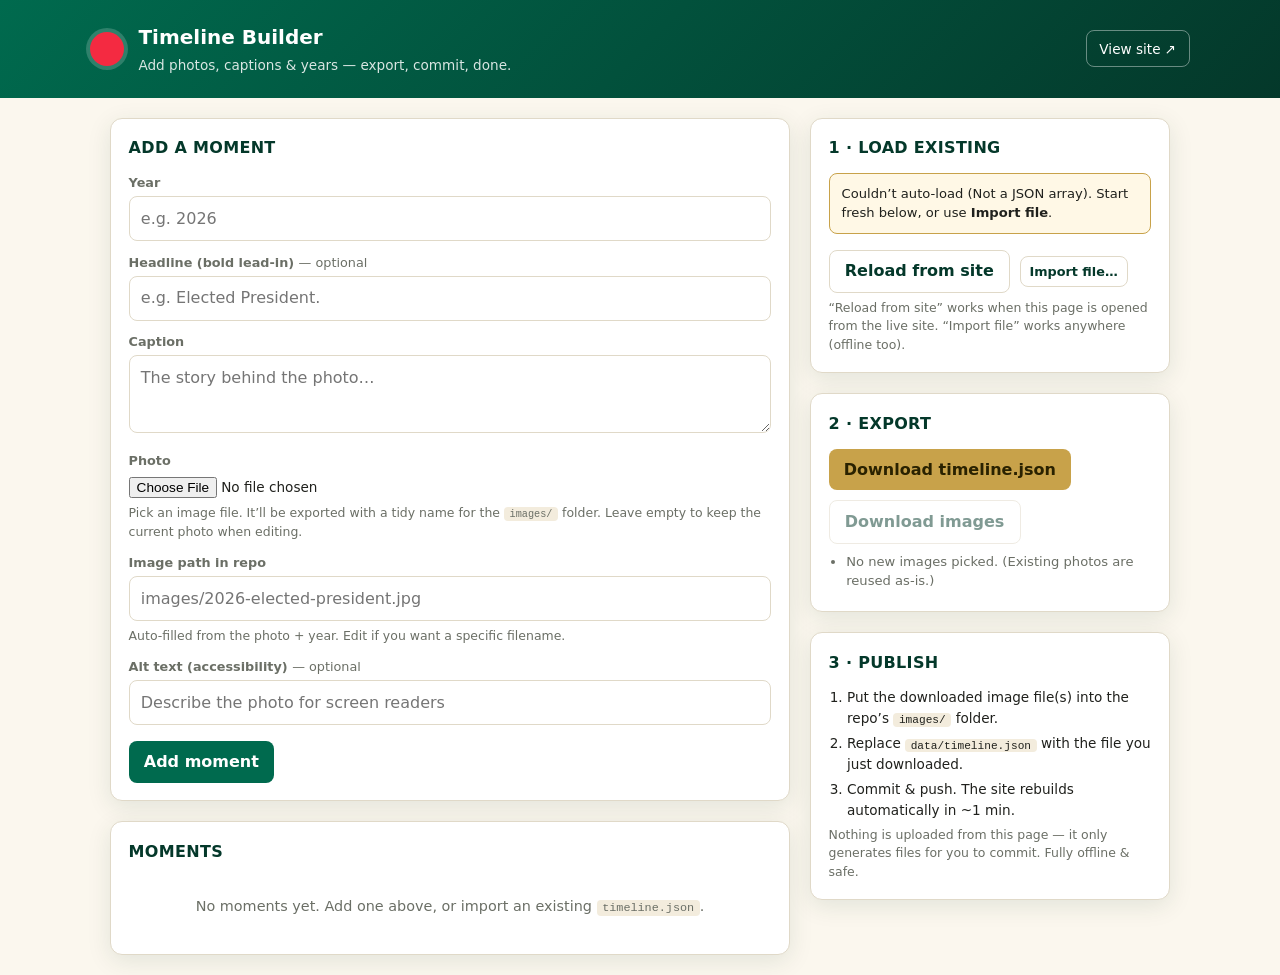
<file: builder.html>
<!DOCTYPE html>
<html lang="en">
<head>
<meta charset="UTF-8" />
<meta name="viewport" content="width=device-width, initial-scale=1.0" />
<title>Timeline Builder — President Isham</title>
<style>
  :root{
    --green:#006a4e; --green-deep:#04382a; --red:#f42a41;
    --cream:#fbf7ee; --paper:#f3ecdd; --ink:#20211d; --muted:#6b6f66;
    --line:#e0d9c8; --gold:#c8a24a; --ok:#1f7a4d; --card:#fff;
    --radius:12px; --shadow:0 6px 24px rgba(4,56,42,.10);
  }
  *{box-sizing:border-box}
  body{
    margin:0; font-family:"Inter",system-ui,-apple-system,Segoe UI,Roboto,sans-serif;
    color:var(--ink); background:var(--cream); line-height:1.5;
  }
  header.top{
    background:linear-gradient(135deg,var(--green) 0%,var(--green-deep) 100%);
    color:#fff; padding:1.4rem 1.25rem;
  }
  header.top .wrap{max-width:1100px;margin:0 auto;display:flex;align-items:center;gap:.9rem;flex-wrap:wrap}
  .seal{width:34px;height:34px;border-radius:50%;background:var(--red);
    box-shadow:0 0 0 4px rgba(255,255,255,.18);flex:0 0 auto}
  header.top h1{font-size:1.25rem;margin:0;font-weight:700}
  header.top p{margin:.15rem 0 0;opacity:.85;font-size:.85rem}
  header.top .spacer{flex:1}
  header.top a.view{color:#fff;text-decoration:none;border:1px solid rgba(255,255,255,.4);
    padding:.45rem .8rem;border-radius:8px;font-size:.85rem}
  header.top a.view:hover{background:rgba(255,255,255,.12)}

  main{max-width:1100px;margin:0 auto;padding:1.25rem;display:grid;
    grid-template-columns:1fr;gap:1.25rem}
  @media(min-width:900px){main{grid-template-columns:minmax(0,1fr) 360px}}

  .card{background:var(--card);border:1px solid var(--line);border-radius:var(--radius);
    box-shadow:var(--shadow);padding:1.1rem}
  h2{font-size:1rem;margin:0 0 .8rem;letter-spacing:.02em;text-transform:uppercase;
    color:var(--green-deep)}
  h2 .count{color:var(--muted);font-weight:500;text-transform:none;letter-spacing:0}

  label{display:block;font-size:.8rem;font-weight:600;margin:.7rem 0 .25rem;color:var(--muted)}
  input[type=text],textarea{width:100%;padding:.6rem .7rem;border:1px solid var(--line);
    border-radius:8px;font:inherit;background:#fff;color:var(--ink)}
  textarea{min-height:78px;resize:vertical}
  input[type=file]{width:100%;font:inherit;font-size:.85rem}
  input:focus,textarea:focus{outline:2px solid var(--gold);outline-offset:1px;border-color:var(--gold)}

  .row{display:flex;gap:.6rem;flex-wrap:wrap;align-items:center}
  .btn{appearance:none;border:0;cursor:pointer;font:inherit;font-weight:600;
    padding:.55rem .95rem;border-radius:8px;color:#fff;background:var(--green)}
  .btn:hover{filter:brightness(1.06)}
  .btn.secondary{background:#fff;color:var(--green-deep);border:1px solid var(--line)}
  .btn.red{background:var(--red)}
  .btn.gold{background:var(--gold);color:#2a2200}
  .btn.sm{padding:.32rem .55rem;font-size:.8rem}
  .btn:disabled{opacity:.5;cursor:not-allowed}

  .hint{font-size:.78rem;color:var(--muted);margin:.35rem 0 0}
  .divider{height:1px;background:var(--line);margin:1rem 0}

  /* entry list */
  ul.entries{list-style:none;margin:0;padding:0;display:flex;flex-direction:column;gap:.6rem}
  li.entry{border:1px solid var(--line);border-radius:10px;padding:.6rem;display:flex;
    gap:.65rem;align-items:flex-start;background:#fffdf8}
  li.entry .thumb{width:56px;height:56px;border-radius:8px;object-fit:cover;flex:0 0 auto;
    background:var(--paper);border:1px solid var(--line)}
  li.entry .meta{flex:1;min-width:0}
  li.entry .yr{font-weight:800;color:var(--green-deep);font-size:.95rem}
  li.entry .ttl{font-weight:700;font-size:.9rem}
  li.entry .cap{font-size:.82rem;color:var(--muted);
    overflow:hidden;text-overflow:ellipsis;display:-webkit-box;-webkit-line-clamp:2;-webkit-box-orient:vertical}
  li.entry .fileflag{font-size:.72rem;color:var(--ok);margin-top:.2rem}
  li.entry .ctrls{display:flex;flex-direction:column;gap:.3rem;flex:0 0 auto}
  .empty{color:var(--muted);text-align:center;padding:1.2rem;font-size:.9rem}

  .export-list{font-size:.82rem;margin:.5rem 0 0;padding-left:1.1rem;color:var(--muted)}
  .export-list li{margin:.15rem 0}
  code{background:var(--paper);padding:.05rem .35rem;border-radius:4px;font-size:.82em}
  .banner{background:#fff8e6;border:1px solid var(--gold);border-radius:8px;padding:.6rem .75rem;
    font-size:.82rem;margin-bottom:1rem}
  .steps{font-size:.85rem;color:var(--ink);padding-left:1.15rem;margin:.4rem 0 0}
  .steps li{margin:.3rem 0}
  .editing-flag{font-size:.78rem;color:var(--red);font-weight:600;display:none;margin-left:.4rem}
</style>
</head>
<body>
<header class="top">
  <div class="wrap">
    <span class="seal" aria-hidden="true"></span>
    <div>
      <h1>Timeline Builder</h1>
      <p>Add photos, captions &amp; years — export, commit, done.</p>
    </div>
    <span class="spacer"></span>
    <a class="view" href="index.html" target="_blank" rel="noopener">View site ↗</a>
  </div>
</header>

<main>
  <!-- LEFT: form + entries -->
  <section>
    <div class="card">
      <h2>Add a moment <span class="editing-flag" id="editingFlag">· editing existing</span></h2>
      <form id="form">
        <label for="f-year">Year</label>
        <input type="text" id="f-year" placeholder="e.g. 2026" required />

        <label for="f-title">Headline (bold lead-in) <span style="font-weight:400">— optional</span></label>
        <input type="text" id="f-title" placeholder="e.g. Elected President." />

        <label for="f-caption">Caption</label>
        <textarea id="f-caption" placeholder="The story behind the photo…" required></textarea>

        <label for="f-file">Photo</label>
        <input type="file" id="f-file" accept="image/*" />
        <p class="hint">Pick an image file. It’ll be exported with a tidy name for the <code>images/</code> folder. Leave empty to keep the current photo when editing.</p>

        <label for="f-img">Image path in repo</label>
        <input type="text" id="f-img" placeholder="images/2026-elected-president.jpg" />
        <p class="hint">Auto-filled from the photo + year. Edit if you want a specific filename.</p>

        <label for="f-alt">Alt text (accessibility) <span style="font-weight:400">— optional</span></label>
        <input type="text" id="f-alt" placeholder="Describe the photo for screen readers" />

        <div class="row" style="margin-top:1rem">
          <button type="submit" class="btn" id="submitBtn">Add moment</button>
          <button type="button" class="btn secondary" id="cancelEdit" style="display:none">Cancel edit</button>
        </div>
      </form>
    </div>

    <div class="card" style="margin-top:1.25rem">
      <h2>Moments <span class="count" id="count"></span></h2>
      <ul class="entries" id="entries"></ul>
      <div class="empty" id="emptyMsg">No moments yet. Add one above, or import an existing <code>timeline.json</code>.</div>
    </div>
  </section>

  <!-- RIGHT: load + export -->
  <aside>
    <div class="card">
      <h2>1 · Load existing</h2>
      <div class="banner" id="loadStatus">Checking for <code>data/timeline.json</code>…</div>
      <div class="row">
        <button type="button" class="btn secondary" id="reloadBtn">Reload from site</button>
        <label class="btn secondary sm" style="margin:0;color:var(--green-deep)">
          Import file…
          <input type="file" id="importFile" accept="application/json,.json" hidden />
        </label>
      </div>
      <p class="hint">“Reload from site” works when this page is opened from the live site. “Import file” works anywhere (offline too).</p>
    </div>

    <div class="card" style="margin-top:1.25rem">
      <h2>2 · Export</h2>
      <div class="row">
        <button type="button" class="btn gold" id="exportJson">Download timeline.json</button>
        <button type="button" class="btn secondary" id="downloadImages" disabled>Download images</button>
      </div>
      <ul class="export-list" id="pendingImages"></ul>
    </div>

    <div class="card" style="margin-top:1.25rem">
      <h2>3 · Publish</h2>
      <ol class="steps">
        <li>Put the downloaded image file(s) into the repo’s <code>images/</code> folder.</li>
        <li>Replace <code>data/timeline.json</code> with the file you just downloaded.</li>
        <li>Commit &amp; push. The site rebuilds automatically in ~1 min.</li>
      </ol>
      <p class="hint">Nothing is uploaded from this page — it only generates files for you to commit. Fully offline & safe.</p>
    </div>
  </aside>
</main>

<script>
(function(){
  "use strict";

  // ---- state ----
  var entries = [];          // {year,title,caption,img,alt, _file?:File, _url?:string}
  var editIndex = -1;

  var $ = function(id){ return document.getElementById(id); };

  // ---- helpers ----
  function slugify(s){
    return String(s||"").toLowerCase().trim()
      .replace(/[^a-z0-9]+/g,"-").replace(/^-+|-+$/g,"").slice(0,40);
  }
  function extFromFile(file){
    var m = /\.([a-z0-9]+)$/i.exec(file.name||"");
    if(m) return m[1].toLowerCase();
    var t = (file.type||"").split("/")[1];
    return t ? t.replace("jpeg","jpg") : "jpg";
  }
  function suggestImg(year,title,file){
    var base = slugify((year?year+"-":"") + (title||"photo")) || "photo";
    return "images/" + base + "." + extFromFile(file);
  }
  function esc(s){ return String(s==null?"":s)
    .replace(/&/g,"&amp;").replace(/</g,"&lt;").replace(/>/g,"&gt;")
    .replace(/"/g,"&quot;").replace(/'/g,"&#39;"); }

  function download(filename, blob){
    var url = URL.createObjectURL(blob);
    var a = document.createElement("a");
    a.href = url; a.download = filename;
    document.body.appendChild(a); a.click();
    document.body.removeChild(a);
    setTimeout(function(){ URL.revokeObjectURL(url); }, 4000);
  }

  // ---- rendering ----
  function render(){
    var list = $("entries");
    list.innerHTML = "";
    $("emptyMsg").style.display = entries.length ? "none" : "block";
    $("count").textContent = entries.length ? "(" + entries.length + ")" : "";

    entries.forEach(function(e, i){
      var li = document.createElement("li");
      li.className = "entry";
      var thumbSrc = e._url || e.img || "";
      li.innerHTML =
        '<img class="thumb" alt="" src="' + esc(thumbSrc) + '" onerror="this.style.visibility=\'hidden\'"/>' +
        '<div class="meta">' +
          '<div class="yr">' + esc(e.year||"—") + "</div>" +
          (e.title ? '<div class="ttl">' + esc(e.title) + "</div>" : "") +
          '<div class="cap">' + esc(e.caption||"") + "</div>" +
          (e._file ? '<div class="fileflag">● new image ready to export: ' + esc(e.img) + "</div>" : "") +
        "</div>" +
        '<div class="ctrls">' +
          '<button class="btn secondary sm" data-act="up" data-i="'+i+'" '+(i===0?"disabled":"")+'>↑</button>' +
          '<button class="btn secondary sm" data-act="down" data-i="'+i+'" '+(i===entries.length-1?"disabled":"")+'>↓</button>' +
          '<button class="btn secondary sm" data-act="edit" data-i="'+i+'">Edit</button>' +
          '<button class="btn red sm" data-act="del" data-i="'+i+'">✕</button>' +
        "</div>";
      list.appendChild(li);
    });

    // pending images list
    var pend = entries.filter(function(e){ return e._file; });
    var ul = $("pendingImages");
    if(pend.length){
      ul.innerHTML = "<li><strong>" + pend.length + "</strong> new image(s) will download:</li>" +
        pend.map(function(e){ return "<li>" + esc(e.img) + "</li>"; }).join("");
      $("downloadImages").disabled = false;
    } else {
      ul.innerHTML = "<li>No new images picked. (Existing photos are reused as-is.)</li>";
      $("downloadImages").disabled = true;
    }
  }

  // ---- form ----
  function resetForm(){
    editIndex = -1;
    $("form").reset();
    $("submitBtn").textContent = "Add moment";
    $("cancelEdit").style.display = "none";
    $("editingFlag").style.display = "none";
    window._pickedFile = null;
  }

  $("f-file").addEventListener("change", function(){
    var file = this.files && this.files[0];
    window._pickedFile = file || null;
    if(file){
      var year = $("f-year").value.trim();
      var title = $("f-title").value.trim();
      // only overwrite img path if empty or auto-looking
      var cur = $("f-img").value.trim();
      if(!cur){ $("f-img").value = suggestImg(year, title, file); }
    }
  });

  // keep suggested filename fresh while typing year/title (only if user hasn't customised)
  function maybeRefreshImg(){
    var file = window._pickedFile;
    if(!file) return;
    var cur = $("f-img").value.trim();
    // refresh only if current value still matches an auto-generated pattern
    if(!cur || /^images\/[a-z0-9-]+\.[a-z0-9]+$/.test(cur)){
      $("f-img").value = suggestImg($("f-year").value.trim(), $("f-title").value.trim(), file);
    }
  }
  $("f-year").addEventListener("input", maybeRefreshImg);
  $("f-title").addEventListener("input", maybeRefreshImg);

  $("form").addEventListener("submit", function(ev){
    ev.preventDefault();
    var year = $("f-year").value.trim();
    var title = $("f-title").value.trim();
    var caption = $("f-caption").value.trim();
    var img = $("f-img").value.trim();
    var alt = $("f-alt").value.trim();
    var file = window._pickedFile || null;

    if(!year || !caption){ return; }

    var existing = editIndex >= 0 ? entries[editIndex] : null;

    if(!img){
      img = file ? suggestImg(year, title, file)
                 : (existing && existing.img) || ("images/" + (slugify(year+"-"+title)||"photo") + ".jpg");
    }

    var entry = {
      year: year, title: title, caption: caption, img: img,
      alt: alt || (existing && existing.alt) || ""
    };

    if(file){
      if(existing && existing._url){ URL.revokeObjectURL(existing._url); }
      entry._file = file;
      entry._url = URL.createObjectURL(file);
    } else if(existing){
      entry._file = existing._file;
      entry._url = existing._url;
    }

    if(editIndex >= 0){ entries[editIndex] = entry; }
    else { entries.push(entry); }

    resetForm();
    render();
  });

  $("cancelEdit").addEventListener("click", resetForm);

  $("entries").addEventListener("click", function(ev){
    var btn = ev.target.closest("button[data-act]");
    if(!btn) return;
    var i = parseInt(btn.getAttribute("data-i"),10);
    var act = btn.getAttribute("data-act");

    if(act==="del"){
      if(entries[i] && entries[i]._url) URL.revokeObjectURL(entries[i]._url);
      entries.splice(i,1);
      if(editIndex===i) resetForm();
      render();
    } else if(act==="up" && i>0){
      var t=entries[i-1]; entries[i-1]=entries[i]; entries[i]=t; render();
    } else if(act==="down" && i<entries.length-1){
      var t2=entries[i+1]; entries[i+1]=entries[i]; entries[i]=t2; render();
    } else if(act==="edit"){
      var e = entries[i];
      editIndex = i;
      $("f-year").value = e.year||"";
      $("f-title").value = e.title||"";
      $("f-caption").value = e.caption||"";
      $("f-img").value = e.img||"";
      $("f-alt").value = e.alt||"";
      window._pickedFile = null;
      $("f-file").value = "";
      $("submitBtn").textContent = "Save changes";
      $("cancelEdit").style.display = "";
      $("editingFlag").style.display = "";
      window.scrollTo({top:0,behavior:"smooth"});
    }
  });

  // ---- load ----
  function loadEntries(data, sourceLabel){
    if(!Array.isArray(data)) throw new Error("Not a JSON array");
    // clear old object URLs
    entries.forEach(function(e){ if(e._url) URL.revokeObjectURL(e._url); });
    entries = data.map(function(d){
      return { year:String(d.year||""), title:String(d.title||""),
        caption:String(d.caption||""), img:String(d.img||""), alt:String(d.alt||"") };
    });
    editIndex = -1;
    resetForm();
    render();
    $("loadStatus").innerHTML = "Loaded <strong>" + entries.length + "</strong> moment(s) from " + sourceLabel + ".";
  }

  function fetchFromSite(){
    $("loadStatus").textContent = "Loading data/timeline.json…";
    fetch("data/timeline.json", {cache:"no-cache"})
      .then(function(r){ if(!r.ok) throw new Error("HTTP "+r.status); return r.json(); })
      .then(function(d){ loadEntries(d, "the site"); })
      .catch(function(err){
        $("loadStatus").innerHTML = "Couldn’t auto-load (" + esc(err.message) +
          "). Start fresh below, or use <strong>Import file</strong>.";
      });
  }

  $("reloadBtn").addEventListener("click", fetchFromSite);

  $("importFile").addEventListener("change", function(){
    var file = this.files && this.files[0];
    if(!file) return;
    var reader = new FileReader();
    reader.onload = function(){
      try{ loadEntries(JSON.parse(reader.result), "imported file"); }
      catch(e){ $("loadStatus").innerHTML = "Import failed: " + esc(e.message); }
    };
    reader.readAsText(file);
    this.value = "";
  });

  // ---- export ----
  $("exportJson").addEventListener("click", function(){
    var clean = entries.map(function(e){
      return { year:e.year, img:e.img, alt:e.alt, title:e.title, caption:e.caption };
    });
    var json = JSON.stringify(clean, null, 2) + "\n";
    download("timeline.json", new Blob([json], {type:"application/json"}));
  });

  $("downloadImages").addEventListener("click", function(){
    var pend = entries.filter(function(e){ return e._file; });
    var i = 0;
    (function next(){
      if(i >= pend.length) return;
      var e = pend[i++];
      var name = (e.img||"").split("/").pop() || e._file.name;
      download(name, e._file);
      setTimeout(next, 350); // stagger so the browser allows multiple downloads
    })();
  });

  // ---- init ----
  render();
  fetchFromSite();
})();
</script>
</body>
</html>
</file>
<file: styles.css>
/* ============================================================
   Isham Ul Haque — President-Elect of Bangladesh 2026
   Palette: Bangladesh flag — Dark Green + Bright Red, plus tones
   ============================================================ */

:root {
  /* Flag core */
  --green: #006a4e;        /* Bangladesh bottle green */
  --green-deep: #004a37;
  --green-dark: #00311f;
  --green-soft: #1c8768;
  --red: #f42a41;          /* Bangladesh red */
  --red-deep: #c81e33;

  /* Tones / neutrals */
  --cream: #f7f3e9;
  --paper: #efe7d3;
  --ink: #1a2420;
  --ink-soft: #3c4b44;
  --gold: #d9b25a;

  --maxw: 1140px;
  --ease: cubic-bezier(0.22, 1, 0.36, 1);
  --shadow-lg: 0 30px 60px -20px rgba(0, 49, 31, 0.55);
  --shadow-md: 0 14px 30px -12px rgba(0, 49, 31, 0.45);
}

* { box-sizing: border-box; }

html { scroll-behavior: smooth; }

body {
  margin: 0;
  font-family: "Inter", system-ui, -apple-system, sans-serif;
  color: var(--ink);
  background: var(--cream);
  line-height: 1.6;
  -webkit-font-smoothing: antialiased;
  overflow-x: hidden;
}

h1, h2, h3, .hero__subtitle, .legacy__quote p, .footer__title {
  font-family: "Playfair Display", Georgia, serif;
}

img { max-width: 100%; display: block; }
a { color: inherit; }

/* ---- Shared paper texture (rough archive look) ---- */
.hero__paper,
.legacy__paper,
.photo__grain {
  background-image: url("data:image/svg+xml,%3Csvg xmlns='http://www.w3.org/2000/svg' width='300' height='300'%3E%3Cfilter id='n'%3E%3CfeTurbulence type='fractalNoise' baseFrequency='0.9' numOctaves='4' stitchTiles='stitch'/%3E%3CfeColorMatrix type='saturate' values='0'/%3E%3C/filter%3E%3Crect width='300' height='300' filter='url(%23n)' opacity='0.5'/%3E%3C/svg%3E");
}

/* ============================================================
   HERO
   ============================================================ */
.hero {
  position: relative;
  min-height: 100svh;
  display: flex;
  flex-direction: column;
  color: var(--cream);
  overflow: hidden;
  isolation: isolate;
}

.hero__bg {
  position: absolute;
  inset: 0;
  z-index: -2;
  background:
    radial-gradient(120% 90% at 78% 18%, rgba(244, 42, 65, 0.42), transparent 55%),
    radial-gradient(90% 80% at 10% 90%, rgba(28, 135, 104, 0.55), transparent 60%),
    linear-gradient(160deg, var(--green) 0%, var(--green-deep) 45%, var(--green-dark) 100%);
}

/* Faint national-circle motif */
.hero__bg::after {
  content: "";
  position: absolute;
  top: 50%;
  left: 50%;
  width: min(70vmin, 620px);
  aspect-ratio: 1;
  transform: translate(-42%, -50%);
  border-radius: 50%;
  background: radial-gradient(circle, rgba(244, 42, 65, 0.30), rgba(244, 42, 65, 0.06) 62%, transparent 66%);
  filter: blur(2px);
}

.hero__paper {
  position: absolute;
  inset: 0;
  z-index: -1;
  opacity: 0.10;
  mix-blend-mode: overlay;
  pointer-events: none;
}

/* Nav */
.nav {
  display: flex;
  align-items: center;
  justify-content: space-between;
  gap: 1rem;
  width: 100%;
  max-width: var(--maxw);
  margin: 0 auto;
  padding: 1.6rem clamp(1.2rem, 4vw, 2.5rem);
}

.nav__brand {
  display: inline-flex;
  align-items: center;
  gap: 0.6rem;
  font-size: 0.78rem;
  font-weight: 600;
  letter-spacing: 0.14em;
  text-transform: uppercase;
  color: rgba(247, 243, 233, 0.9);
}

.nav__seal {
  width: 22px;
  height: 22px;
  border-radius: 50%;
  background: var(--red);
  box-shadow: 0 0 0 3px rgba(247, 243, 233, 0.25), inset 0 0 8px rgba(0,0,0,0.3);
}

.nav__cta {
  font-size: 0.82rem;
  font-weight: 600;
  letter-spacing: 0.04em;
  text-decoration: none;
  padding: 0.5rem 1rem;
  border: 1px solid rgba(247, 243, 233, 0.35);
  border-radius: 999px;
  transition: background 0.3s var(--ease), border-color 0.3s var(--ease);
}
.nav__cta:hover { background: rgba(247, 243, 233, 0.12); border-color: rgba(247,243,233,0.6); }

/* Hero content */
.hero__inner {
  flex: 1;
  display: flex;
  flex-direction: column;
  justify-content: center;
  width: 100%;
  max-width: var(--maxw);
  margin: 0 auto;
  padding: 2rem clamp(1.2rem, 4vw, 2.5rem) 5rem;
}

.hero__eyebrow {
  margin: 0 0 1rem;
  font-size: clamp(0.72rem, 1.4vw, 0.9rem);
  letter-spacing: 0.32em;
  text-transform: uppercase;
  color: var(--gold);
  font-weight: 600;
}

.hero__title {
  margin: 0;
  font-weight: 900;
  font-size: clamp(3rem, 11vw, 8.5rem);
  line-height: 0.95;
  letter-spacing: -0.02em;
  text-shadow: 0 20px 60px rgba(0, 0, 0, 0.35);
}

.hero__subtitle {
  margin: 1rem 0 0;
  font-style: italic;
  font-weight: 500;
  font-size: clamp(1.2rem, 3.5vw, 2rem);
  color: var(--cream);
}

.hero__subtitle::before {
  content: "";
  display: inline-block;
  width: 42px;
  height: 2px;
  background: var(--red);
  vertical-align: middle;
  margin-right: 0.8rem;
}

.hero__lede {
  max-width: 44ch;
  margin: 1.6rem 0 2.4rem;
  font-size: clamp(1rem, 2vw, 1.18rem);
  color: rgba(247, 243, 233, 0.82);
  font-weight: 300;
}

.hero__actions { display: flex; flex-wrap: wrap; gap: 0.9rem; }

.btn {
  display: inline-block;
  padding: 0.9rem 1.7rem;
  border-radius: 999px;
  font-weight: 600;
  font-size: 0.95rem;
  text-decoration: none;
  transition: transform 0.25s var(--ease), box-shadow 0.25s var(--ease), background 0.25s var(--ease);
}
.btn--primary {
  background: var(--red);
  color: #fff;
  box-shadow: 0 12px 28px -10px rgba(244, 42, 65, 0.8);
}
.btn--primary:hover { background: var(--red-deep); transform: translateY(-3px); }
.btn--ghost {
  border: 1px solid rgba(247, 243, 233, 0.45);
  color: var(--cream);
}
.btn--ghost:hover { background: rgba(247, 243, 233, 0.1); transform: translateY(-3px); }

/* Scroll cue */
.hero__scroll {
  position: absolute;
  left: 50%;
  bottom: 1.6rem;
  transform: translateX(-50%);
  width: 26px;
  height: 42px;
  border: 2px solid rgba(247, 243, 233, 0.4);
  border-radius: 999px;
  display: flex;
  justify-content: center;
  padding-top: 7px;
}
.hero__scroll-dot {
  width: 4px; height: 8px;
  border-radius: 999px;
  background: var(--cream);
  animation: scrollDot 1.6s infinite;
}
@keyframes scrollDot {
  0% { opacity: 0; transform: translateY(-4px); }
  40% { opacity: 1; }
  80%, 100% { opacity: 0; transform: translateY(12px); }
}

/* ============================================================
   STAT STRIP
   ============================================================ */
.strip {
  background: var(--green-dark);
  color: var(--cream);
}
.strip__inner {
  max-width: var(--maxw);
  margin: 0 auto;
  padding: 2.6rem clamp(1.2rem, 4vw, 2.5rem);
  display: grid;
  grid-template-columns: repeat(3, 1fr);
  gap: 1.5rem;
  text-align: center;
}
.strip__stat { position: relative; }
.strip__stat:not(:last-child)::after {
  content: "";
  position: absolute;
  right: -0.75rem;
  top: 15%;
  height: 70%;
  width: 1px;
  background: rgba(247, 243, 233, 0.18);
}
.strip__num {
  display: block;
  font-family: "Playfair Display", serif;
  font-weight: 700;
  font-size: clamp(1.8rem, 5vw, 3rem);
  color: var(--gold);
  line-height: 1;
}
.strip__label {
  display: block;
  margin-top: 0.5rem;
  font-size: clamp(0.72rem, 1.6vw, 0.85rem);
  letter-spacing: 0.1em;
  text-transform: uppercase;
  color: rgba(247, 243, 233, 0.7);
}

/* ============================================================
   SECTION HEAD
   ============================================================ */
.section-head {
  max-width: 720px;
  margin: 0 auto;
  padding: clamp(3.5rem, 8vw, 6rem) 1.5rem 1rem;
  text-align: center;
}
.section-head__eyebrow {
  margin: 0 0 0.8rem;
  color: var(--red);
  font-weight: 700;
  letter-spacing: 0.28em;
  text-transform: uppercase;
  font-size: 0.8rem;
}
.section-head__title {
  margin: 0;
  font-size: clamp(2rem, 5.5vw, 3.4rem);
  font-weight: 700;
  color: var(--green-deep);
  line-height: 1.05;
}
.section-head__sub {
  margin: 1rem auto 0;
  max-width: 52ch;
  color: var(--ink-soft);
  font-size: 1.02rem;
}
.section-head__admin {
  display: inline-block;
  margin-top: 0.6rem;
  font-size: 0.85rem;
  font-weight: 600;
  color: var(--green-deep);
  text-decoration: none;
  border-bottom: 1px dashed var(--green-soft);
  padding-bottom: 1px;
}
.section-head__admin:hover { color: var(--red-deep); border-color: var(--red); }

.tl__empty {
  max-width: 46ch;
  margin: 2rem auto;
  text-align: center;
  color: var(--ink-soft);
}
.tl__empty a { color: var(--green-deep); font-weight: 600; }

/* ============================================================
   TIMELINE
   ============================================================ */
.timeline {
  max-width: var(--maxw);
  margin: 0 auto;
  padding: 1rem clamp(1.2rem, 4vw, 2.5rem) 2rem;
}

.tl {
  list-style: none;
  margin: 2.5rem 0 0;
  padding: 0;
  position: relative;
}
/* central spine */
.tl::before {
  content: "";
  position: absolute;
  top: 0;
  bottom: 0;
  left: 50%;
  transform: translateX(-50%);
  width: 3px;
  background: linear-gradient(var(--green-soft), var(--green), var(--red));
  border-radius: 3px;
}

.tl__item {
  position: relative;
  width: 50%;
  padding: 1.5rem 3rem 1.5rem 0;
  /* reveal-on-scroll */
  opacity: 0;
  transform: translateY(40px);
  transition: opacity 0.7s var(--ease), transform 0.7s var(--ease);
}
.tl__item.is-visible { opacity: 1; transform: none; }

.tl__item:nth-child(even) {
  margin-left: 50%;
  padding: 1.5rem 0 1.5rem 3rem;
}

.tl__marker {
  position: absolute;
  top: 2.1rem;
  width: 18px;
  height: 18px;
  border-radius: 50%;
  background: var(--red);
  border: 4px solid var(--cream);
  box-shadow: 0 0 0 3px var(--green-soft);
  z-index: 2;
}
.tl__item:nth-child(odd) .tl__marker { right: -9px; }
.tl__item:nth-child(even) .tl__marker { left: -9px; }

.tl__year {
  display: inline-block;
  font-family: "Playfair Display", serif;
  font-weight: 700;
  font-size: 1.6rem;
  color: var(--green-deep);
  margin-bottom: 0.7rem;
}
.tl__year::after {
  content: "";
  display: block;
  width: 34px;
  height: 3px;
  background: var(--red);
  margin-top: 0.35rem;
}
.tl__item:nth-child(odd) { text-align: right; }
.tl__item:nth-child(odd) .tl__year::after { margin-left: auto; }

/* ---- Archive photo card ---- */
.photo {
  margin: 0;
  display: inline-block;
  max-width: 420px;
  text-align: left;
}
.tl__item:nth-child(odd) .photo { margin-left: auto; }

.photo__frame {
  position: relative;
  overflow: hidden;
  border-radius: 4px;
  padding: 10px;                       /* photo-print border */
  background: #fbf7ec;
  box-shadow: var(--shadow-md);
  transform: rotate(-1.2deg);
  transition: transform 0.4s var(--ease), box-shadow 0.4s var(--ease);
}
.tl__item:nth-child(even) .photo__frame { transform: rotate(1.2deg); }
.photo__frame:hover {
  transform: rotate(0deg) scale(1.02);
  box-shadow: var(--shadow-lg);
}

.photo__frame img {
  width: 100%;
  aspect-ratio: 4 / 3;
  object-fit: cover;
  border-radius: 2px;
  /* archive / sepia treatment */
  filter: sepia(0.55) contrast(0.95) brightness(0.98) saturate(0.85);
}

/* rough paper grain overlaid on the photo */
.photo__grain {
  position: absolute;
  inset: 10px;
  border-radius: 2px;
  pointer-events: none;
  opacity: 0.35;
  mix-blend-mode: multiply;
  background-size: 220px 220px;
}
/* warm sepia wash + vignette for the archive feel */
.photo__frame::after {
  content: "";
  position: absolute;
  inset: 10px;
  border-radius: 2px;
  pointer-events: none;
  background:
    radial-gradient(120% 120% at 50% 40%, transparent 55%, rgba(60, 40, 15, 0.35) 100%),
    linear-gradient(180deg, rgba(120, 88, 40, 0.12), rgba(90, 60, 20, 0.20));
  mix-blend-mode: multiply;
}

.photo__cap {
  margin-top: 1rem;
  font-size: 0.95rem;
  color: var(--ink-soft);
  border-left: 3px solid var(--green-soft);
  padding-left: 0.9rem;
}
.photo__cap strong { color: var(--green-deep); }
.photo__cap em { color: var(--red-deep); font-style: italic; opacity: 0.8; font-size: 0.85em; }

/* ============================================================
   LEGACY QUOTE
   ============================================================ */
.legacy {
  position: relative;
  margin-top: 3rem;
  padding: clamp(4rem, 10vw, 7rem) 1.5rem;
  background:
    radial-gradient(90% 120% at 80% 0%, rgba(244, 42, 65, 0.30), transparent 60%),
    linear-gradient(150deg, var(--green) 0%, var(--green-deep) 60%, var(--green-dark) 100%);
  color: var(--cream);
  text-align: center;
  overflow: hidden;
  isolation: isolate;
}
.legacy__paper {
  position: absolute;
  inset: 0;
  z-index: -1;
  opacity: 0.09;
  mix-blend-mode: overlay;
}
.legacy__quote { margin: 0 auto; max-width: 780px; }
.legacy__quote p {
  font-size: clamp(1.5rem, 4.2vw, 2.8rem);
  font-style: italic;
  line-height: 1.3;
  margin: 0 0 1.4rem;
}
.legacy__quote cite {
  font-style: normal;
  font-weight: 600;
  letter-spacing: 0.12em;
  text-transform: uppercase;
  font-size: 0.85rem;
  color: var(--gold);
}

/* ============================================================
   DONATE
   ============================================================ */
.donate {
  max-width: var(--maxw);
  margin: 0 auto;
  padding: 0 clamp(1.2rem, 4vw, 2.5rem) clamp(3.5rem, 8vw, 6rem);
  text-align: center;
}

.donate__action { margin-top: 1.8rem; }

.donate__btn {
  border: none;
  cursor: pointer;
  font-family: inherit;
}

/* Collapsible thank-you panel — animated with the grid-rows 0fr→1fr trick */
.donate__panel {
  display: grid;
  grid-template-rows: 0fr;
  transition: grid-template-rows 0.5s var(--ease);
}
.donate__panel.is-open { grid-template-rows: 1fr; }
/* `hidden` is toggled by JS as a no-transition fallback for no-JS clients */
.donate__panel[hidden] { display: none; }

.donate__panel-clip {
  min-height: 0;
  overflow: hidden;
}

.donate__card {
  max-width: 620px;
  margin: 1.8rem auto 0;
  padding: 2.4rem 1.8rem 2.2rem;
  background: #fbf7ec;
  border-top: 5px solid var(--red);
  border-radius: 6px;
  box-shadow: var(--shadow-md);
  opacity: 0;
  transform: translateY(-8px);
  transition: opacity 0.45s var(--ease), transform 0.45s var(--ease);
}
.donate__panel.is-open .donate__card { opacity: 1; transform: none; }

.donate__seal {
  display: block;
  width: 44px;
  height: 44px;
  margin: 0 auto 1rem;
  border-radius: 50%;
  background: var(--red);
  box-shadow: 0 0 0 5px rgba(0, 106, 78, 0.18), inset 0 0 10px rgba(0, 0, 0, 0.3);
}
.donate__card-title {
  margin: 0 0 0.9rem;
  font-family: "Playfair Display", Georgia, serif;
  font-size: clamp(1.4rem, 4vw, 1.9rem);
  color: var(--green-deep);
}
.donate__card-body {
  margin: 0 auto 1rem;
  max-width: 46ch;
  color: var(--ink-soft);
  font-size: 1.02rem;
}
.donate__card-note {
  margin: 0 auto;
  max-width: 46ch;
  font-size: 1.08rem;
  line-height: 1.55;
}
.donate__card-note strong { color: var(--red-deep); }

@media (prefers-reduced-motion: reduce) {
  .donate__panel,
  .donate__card { transition: none; }
}

/* ============================================================
   FOOTER
   ============================================================ */
.footer {
  background: var(--green-dark);
  color: var(--cream);
  text-align: center;
  padding: 3.5rem 1.5rem 3rem;
}
.footer__flag {
  width: 66px;
  height: 40px;
  margin: 0 auto 1.4rem;
  background: var(--green);
  border-radius: 3px;
  display: flex;
  align-items: center;
  justify-content: center;
  box-shadow: var(--shadow-md);
}
.footer__flag-circle {
  width: 22px; height: 22px;
  border-radius: 50%;
  background: var(--red);
  margin-left: -6px;                    /* offset like the real flag */
}
.footer__title {
  margin: 0;
  font-size: 1.6rem;
  font-weight: 700;
}
.footer__sub {
  margin: 0.3rem 0 1.4rem;
  color: var(--gold);
  letter-spacing: 0.08em;
  font-size: 0.9rem;
}
.footer__disclaimer {
  max-width: 46ch;
  margin: 0 auto 1.6rem;
  font-size: 0.82rem;
  color: rgba(247, 243, 233, 0.6);
}
.footer__top {
  font-size: 0.85rem;
  font-weight: 600;
  text-decoration: none;
  color: var(--cream);
  border-bottom: 1px solid rgba(247, 243, 233, 0.35);
  padding-bottom: 2px;
}
.footer__top:hover { color: var(--gold); border-color: var(--gold); }

/* ============================================================
   RESPONSIVE — collapse timeline to single rail on mobile
   ============================================================ */
@media (max-width: 720px) {
  .tl::before { left: 18px; }
  .tl__item,
  .tl__item:nth-child(even) {
    width: 100%;
    margin-left: 0;
    padding: 1.2rem 0 1.2rem 3rem;
    text-align: left;
  }
  .tl__item:nth-child(odd) { text-align: left; }
  .tl__item:nth-child(odd) .tl__year::after { margin-left: 0; }
  .tl__item:nth-child(odd) .tl__marker,
  .tl__item:nth-child(even) .tl__marker { left: 9px; right: auto; }
  .tl__item:nth-child(odd) .photo { margin-left: 0; }
  .photo { max-width: 100%; }
}

@media (max-width: 420px) {
  .strip__inner { grid-template-columns: 1fr; gap: 1.8rem; }
  .strip__stat:not(:last-child)::after { display: none; }
}

/* Respect reduced motion */
@media (prefers-reduced-motion: reduce) {
  html { scroll-behavior: auto; }
  .tl__item { opacity: 1; transform: none; transition: none; }
  .hero__scroll-dot { animation: none; }
}
</file>
